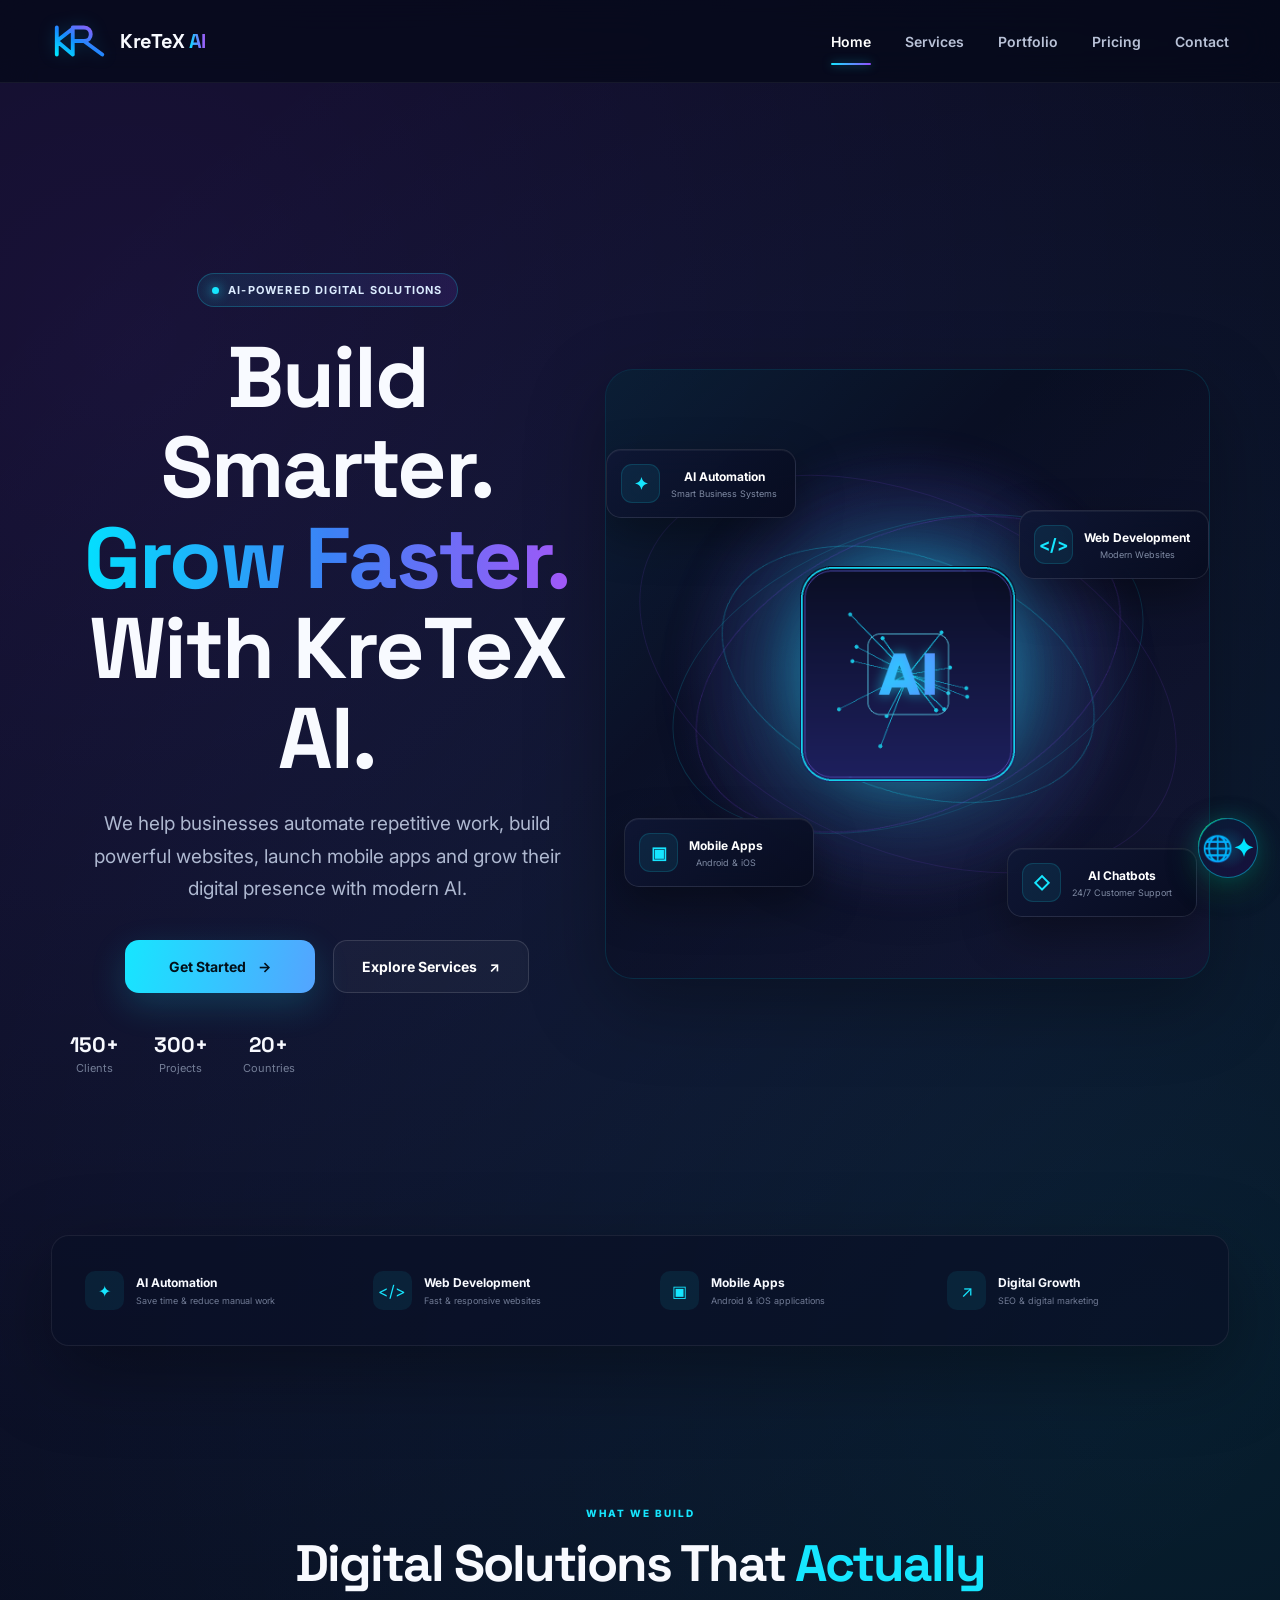
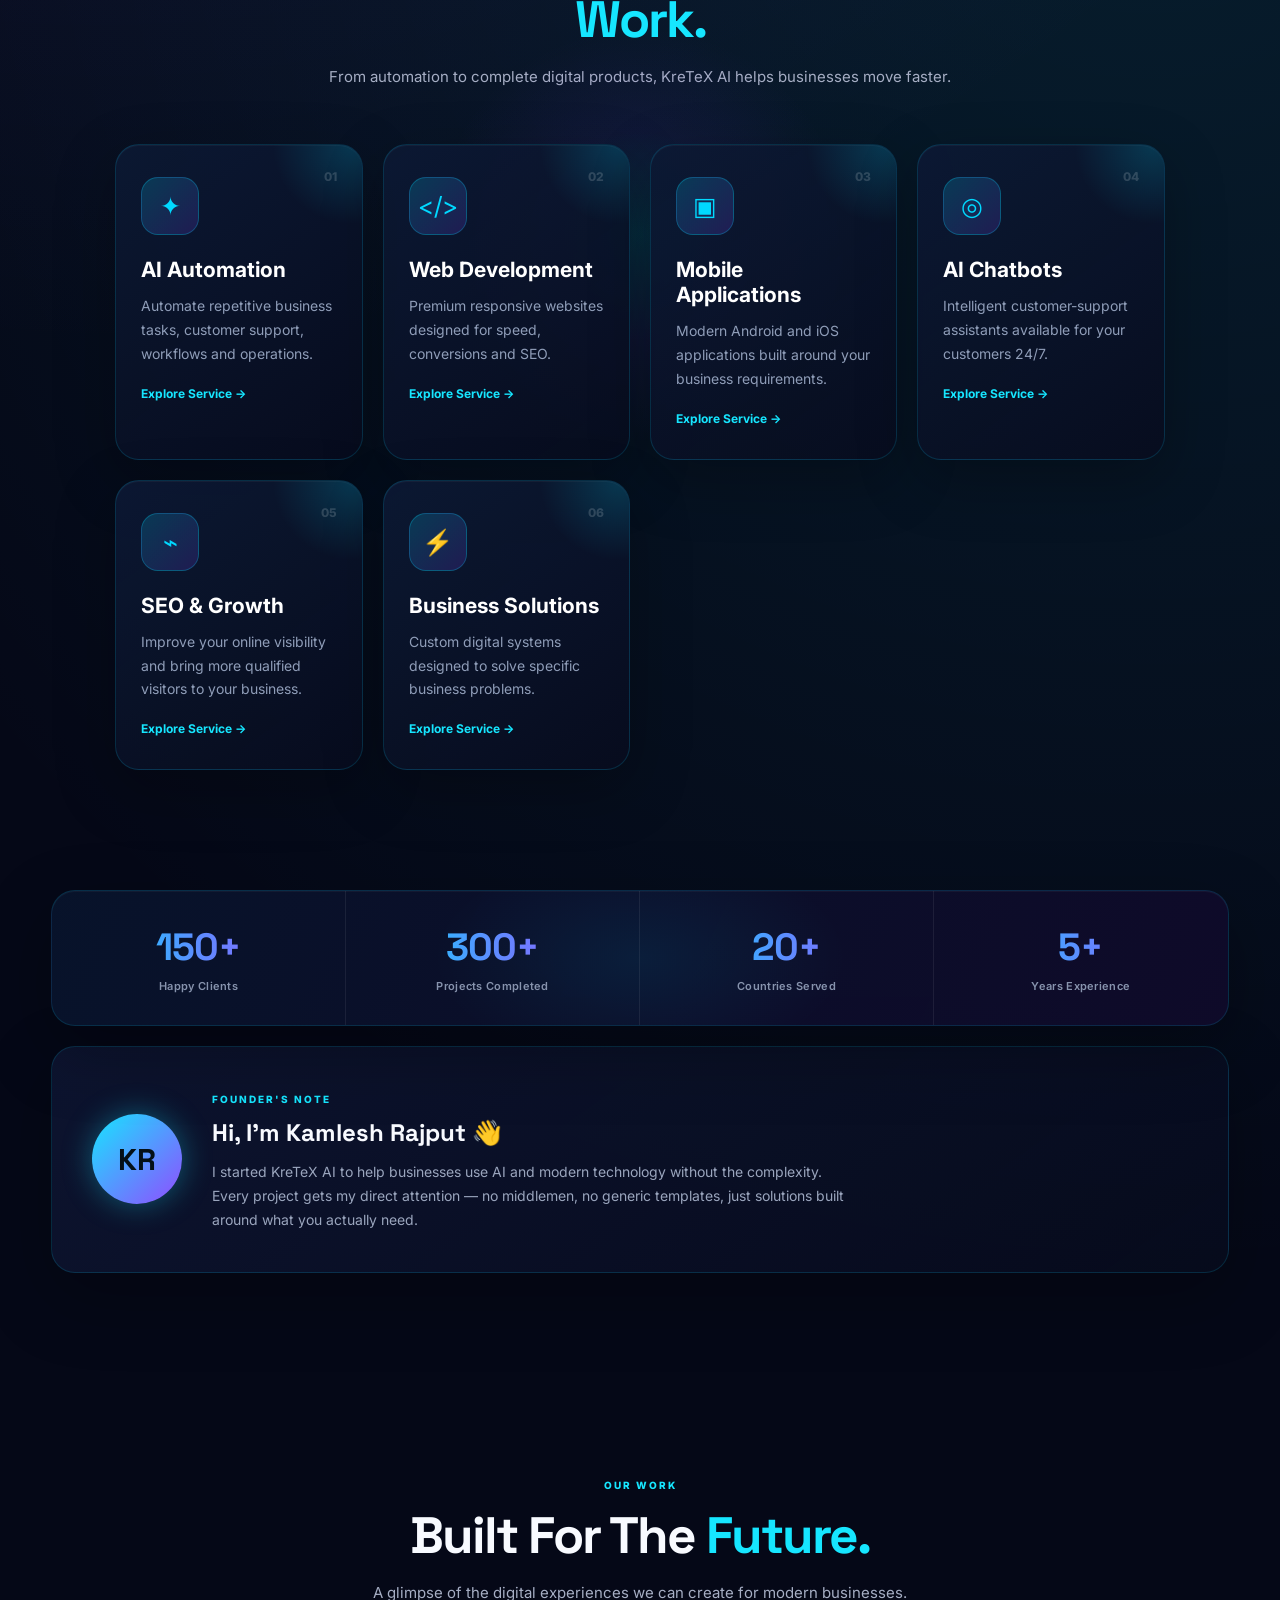
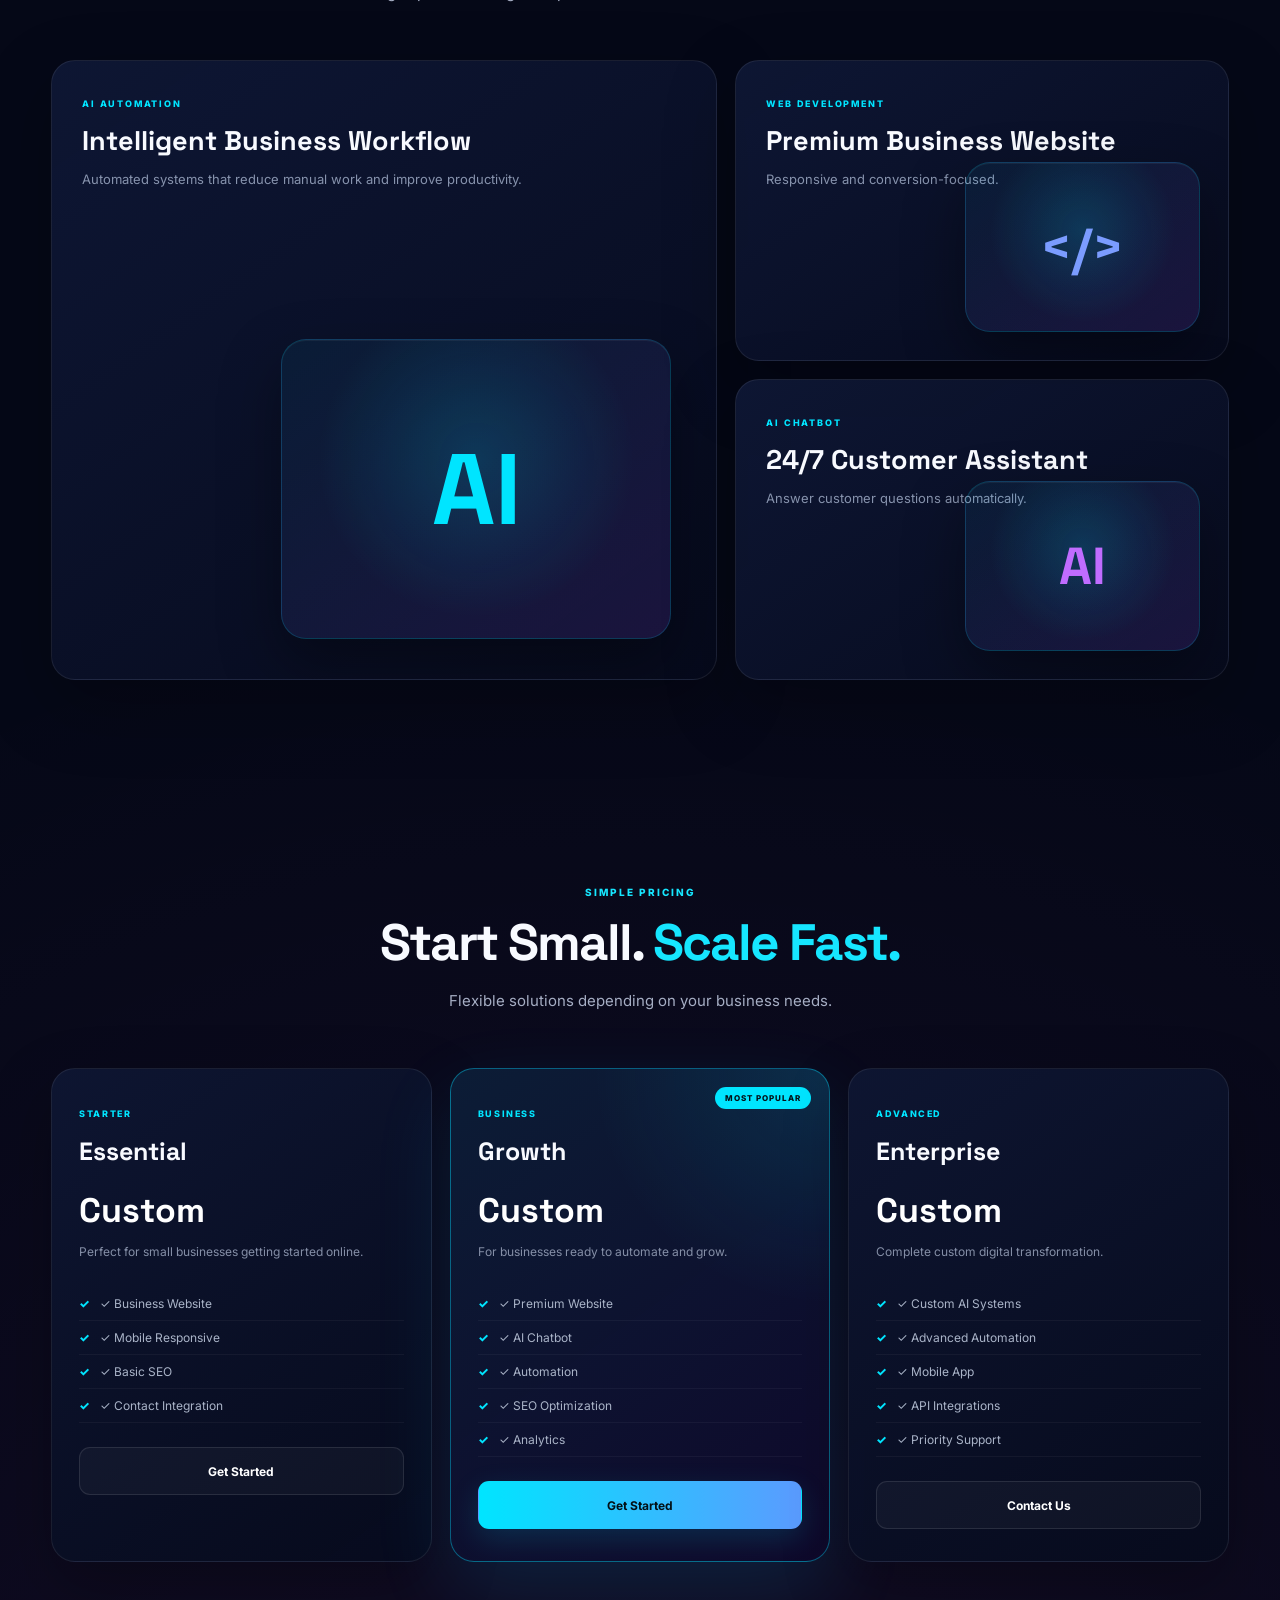
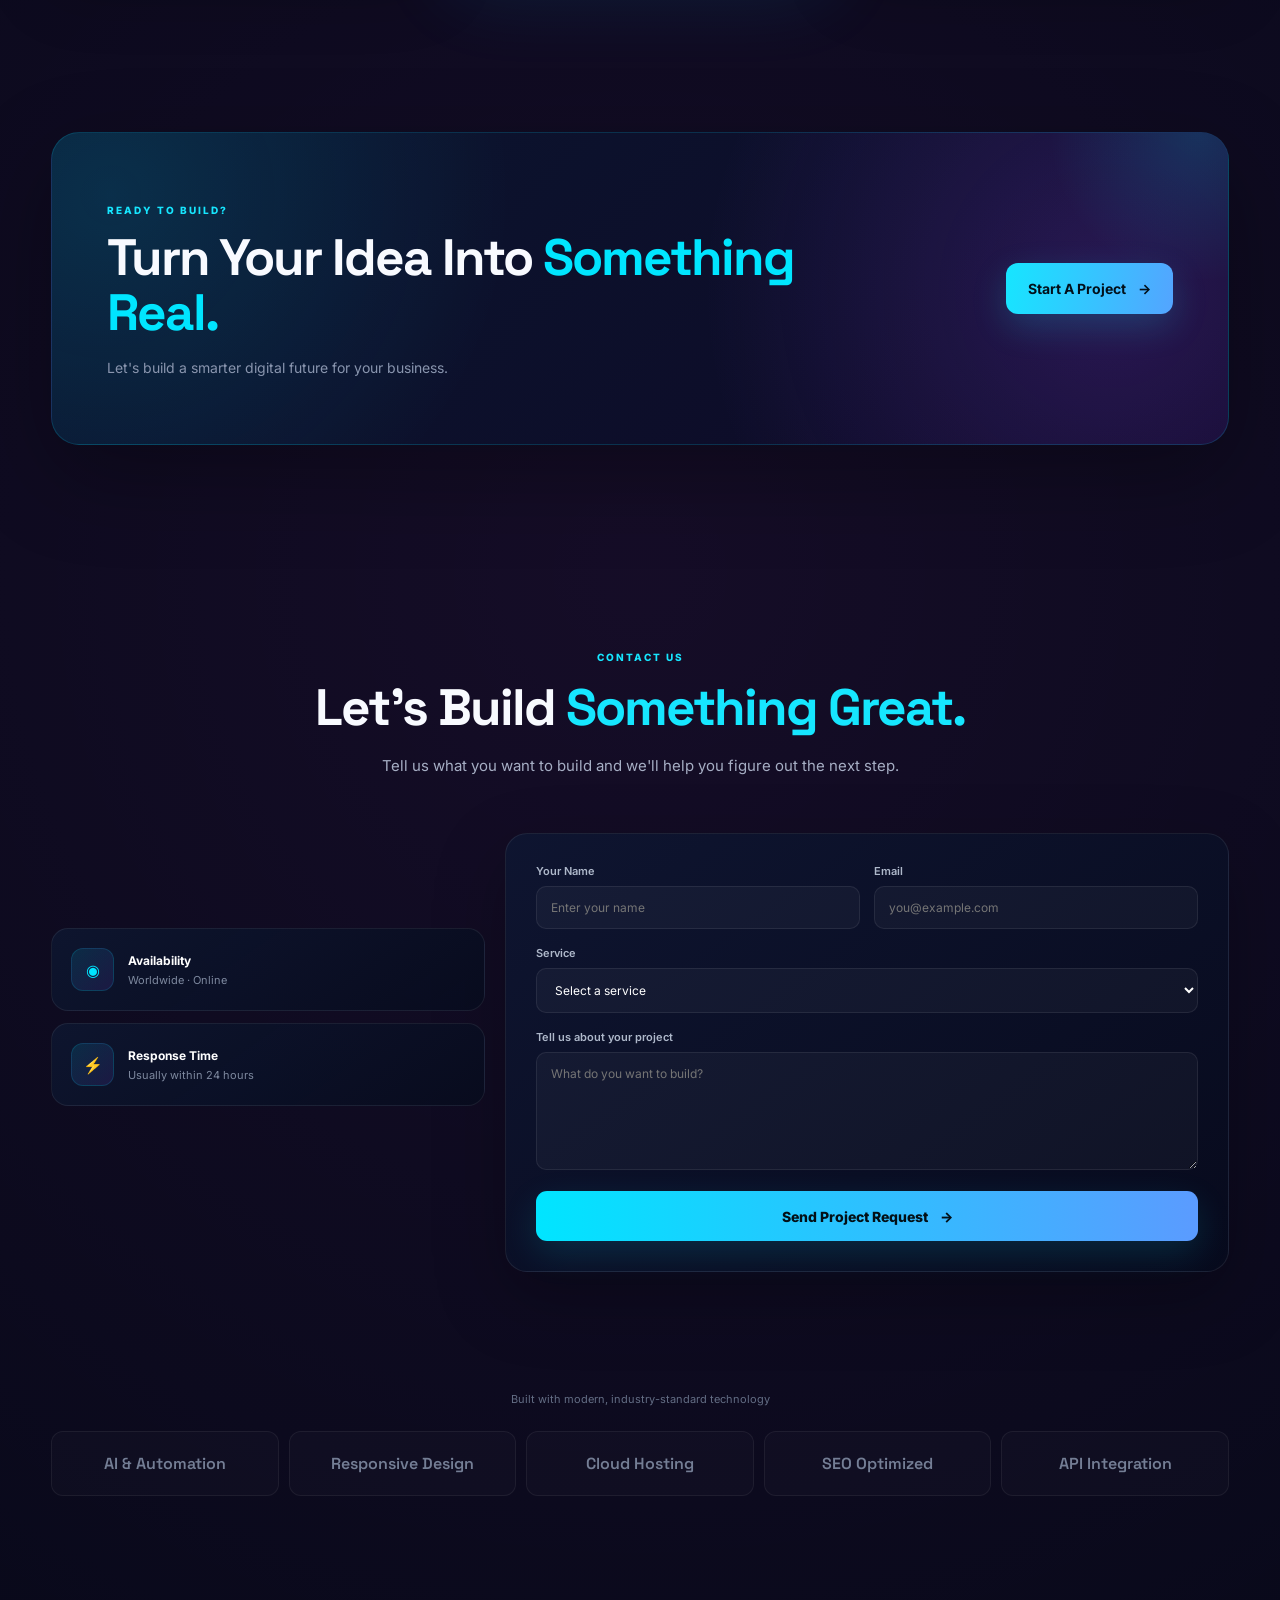
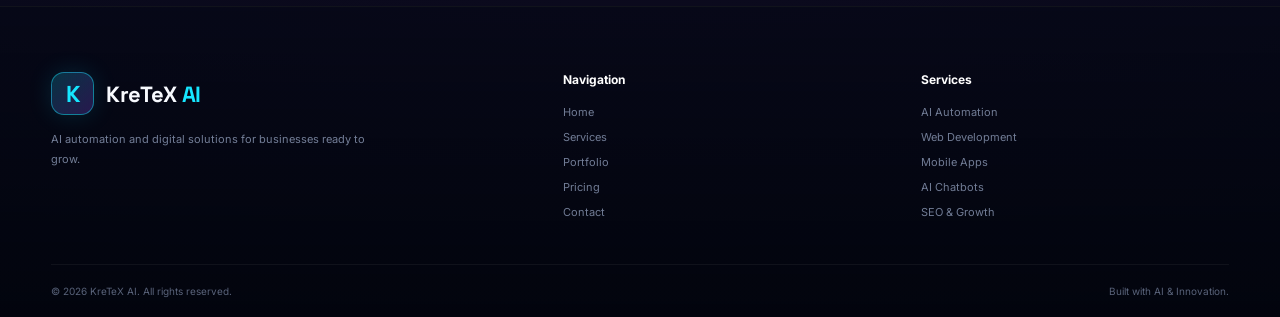
<file: index.html>
<!DOCTYPE html>
<html lang="en">
<head>
  <meta charset="UTF-8">
  <meta name="viewport" content="width=device-width, initial-scale=1.0">
  <title>KreTeX AI | AI Automation, Websites, Apps & Digital Solutions</title>
  <meta name="google-site-verification" content="tc4HfE6--RpiuizTRP5PCzgrjf-YftkLX8XZig_AbXY" />
  <meta name="description" content="KreTeX AI provides AI automation, website development, mobile apps, AI chatbots, SEO and digital solutions for businesses worldwide. Founded by Kamlesh Rajput.">
  <meta name="robots" content="index, follow">
  <script type="application/ld+json">
{
  "@context": "https://schema.org",
  "@type": "Organization",
  "name": "KreTeX AI",
  "url": "https://rajputkamlesh4747-lgtm.github.io/KreTeX-ai/",
  "description": "KreTeX AI provides AI automation, website development, mobile app development, AI chatbots and digital solutions for businesses.",
  "founder": {
    "@type": "Person",
    "name": "Kamlesh Rajput"
  }
}
  </script>
  <link rel="canonical" href="https://rajputkamlesh4747-lgtm.github.io/KreTeX-ai/">
  <link rel="stylesheet" href="style.css">
</head>
<body>

<header class="site-header">
  <div class="nav-container">
     <div class="brand-logo-text">
<svg class="kr-logo" viewBox="0 0 120 80" aria-label="KR">
  <defs>
    <linearGradient id="krFinalGradient"
      x1="0%" y1="100%" x2="100%" y2="0%">
      <stop offset="0%" stop-color="#00e5ff"/>
      <stop offset="45%" stop-color="#168cff"/>
      <stop offset="100%" stop-color="#a855f7"/>
    </linearGradient>
  </defs>

  <!-- ONE JOINED KR MONOGRAM -->
  <path
    d="
      M12 68
      V12
      M12 40
      L48 12
      M12 40
      L45 68

      M45 68
      V12
      H68
      C87 12 87 40 68 40
      H45

      M68 40
      L106 68
    "
    fill="none"
    stroke="url(#krFinalGradient)"
    stroke-width="8"
    stroke-linecap="round"
    stroke-linejoin="round"
  />
</svg>
         <span class="brand-name">KreTeX <b>AI</b></span>
     </div>
    <nav class="desktop-nav">
      <a href="#home" class="active">Home</a>
      <a href="#services">Services</a>
      <a href="#portfolio">Portfolio</a>
      <a href="#pricing">Pricing</a>
      <a href="#contact">Contact</a>
    </nav>
    <button class="mobile-menu-btn" id="mobileMenuBtn" aria-label="Open menu">
      <span></span><span></span><span></span>
    </button>
  </div>
  <div class="mobile-nav" id="mobileNav">
    <a href="#home">Home</a>
    <a href="#services">Services</a>
    <a href="#portfolio">Portfolio</a>
    <a href="#pricing">Pricing</a>
    <a href="#contact">Contact</a>
  </div>
</header>

<main>

<section class="hero" id="home">
  <div class="hero-container">
    <div class="hero-content">
      <div class="hero-badge">
        <span class="badge-dot"></span>
        AI-POWERED DIGITAL SOLUTIONS
      </div>
      <h1>
        Build Smarter.
        <span>Grow Faster.</span>
        With KreTeX AI.
      </h1>
      <p class="hero-description">
        We help businesses automate repetitive work,
        build powerful websites, launch mobile apps
        and grow their digital presence with modern AI.
      </p>
      <div class="hero-buttons">
        <a href="#contact" class="btn btn-primary">Get Started<span>→</span></a>
        <a href="#services" class="btn btn-secondary">Explore Services<span>↗</span></a>
      </div>
      <div class="hero-trust">
        <div><strong>150+</strong><small>Clients</small></div>
        <div><strong>300+</strong><small>Projects</small></div>
        <div><strong>20+</strong><small>Countries</small></div>
      </div>
    </div>

    <div class="hero-visual">
      <div class="hero-glow"></div>
      <div class="hero-orbit orbit-one"></div>
      <div class="hero-orbit orbit-two"></div>
      <div class="hero-image-card">
        <img src="ai-hero (2).png" alt="KreTeX AI Automation Solutions">
      </div>
      <div class="floating-card card-one">
        <span class="floating-icon">✦</span>
        <div><strong>AI Automation</strong><small>Smart Business Systems</small></div>
      </div>
      <div class="floating-card card-two">
        <span class="floating-icon">&lt;/&gt;</span>
        <div><strong>Web Development</strong><small>Modern Websites</small></div>
      </div>
      <div class="floating-card card-three">
        <span class="floating-icon">▣</span>
        <div><strong>Mobile Apps</strong><small>Android & iOS</small></div>
      </div>
      <div class="floating-card card-four">
        <span class="floating-icon">◇</span>
        <div><strong>AI Chatbots</strong><small>24/7 Customer Support</small></div>
      </div>
    </div>
  </div>
</section>

<section class="service-strip">
  <div class="service-strip-container">
    <div class="mini-service">
      <span>✦</span>
      <div><strong>AI Automation</strong><small>Save time & reduce manual work</small></div>
    </div>
    <div class="mini-service">
      <span>&lt;/&gt;</span>
      <div><strong>Web Development</strong><small>Fast & responsive websites</small></div>
    </div>
    <div class="mini-service">
      <span>▣</span>
      <div><strong>Mobile Apps</strong><small>Android & iOS applications</small></div>
    </div>
    <div class="mini-service">
      <span>↗</span>
      <div><strong>Digital Growth</strong><small>SEO & digital marketing</small></div>
    </div>
  </div>
</section>

<section class="section" id="services">
  <div class="section-heading">
    <span class="section-label">WHAT WE BUILD</span>
    <h2>Digital Solutions That <span>Actually Work.</span></h2>
    <p>From automation to complete digital products, KreTeX AI helps businesses move faster.</p>
  </div>

  <div class="services-grid">
    <article class="service-card">
      <div class="service-number">01</div>
      <div class="service-icon">✦</div>
      <h3>AI Automation</h3>
      <p>Automate repetitive business tasks, customer support, workflows and operations.</p>
      <a href="ai-automation.html">Explore Service →</a>
    </article>
    <article class="service-card">
      <div class="service-number">02</div>
      <div class="service-icon">&lt;/&gt;</div>
      <h3>Web Development</h3>
      <p>Premium responsive websites designed for speed, conversions and SEO.</p>
      <a href="website-development.html">Explore Service →</a>
    </article>
    <article class="service-card">
      <div class="service-number">03</div>
      <div class="service-icon">▣</div>
      <h3>Mobile Applications</h3>
      <p>Modern Android and iOS applications built around your business requirements.</p>
      <a href="mobile-app-development.html">Explore Service →</a>
    </article>
    <article class="service-card">
      <div class="service-number">04</div>
      <div class="service-icon">◎</div>
      <h3>AI Chatbots</h3>
      <p>Intelligent customer-support assistants available for your customers 24/7.</p>
      <a href="ai-chatbot.html">Explore Service →</a>
    </article>
    <article class="service-card">
      <div class="service-number">05</div>
      <div class="service-icon">⌁</div>
      <h3>SEO & Growth</h3>
      <p>Improve your online visibility and bring more qualified visitors to your business.</p>
      <a href="digital-marketing.html">Explore Service →</a>
    </article>
    <article class="service-card">
      <div class="service-number">06</div>
      <div class="service-icon">⚡</div>
      <h3>Business Solutions</h3>
      <p>Custom digital systems designed to solve specific business problems.</p>
      <a href="#contact">Explore Service →</a>
    </article>
  </div>
</section>

<section class="stats-section">
  <div class="stats-container">
    <div class="stat"><strong>150+</strong><span>Happy Clients</span></div>
    <div class="stat"><strong>300+</strong><span>Projects Completed</span></div>
    <div class="stat"><strong>20+</strong><span>Countries Served</span></div>
    <div class="stat"><strong>5+</strong><span>Years Experience</span></div>
  </div>
</section>

<section class="section founder-section">
  <div class="founder-card">
    <div class="founder-avatar">KR</div>
    <div class="founder-content">
      <span class="section-label">FOUNDER'S NOTE</span>
      <h3>Hi, I'm Kamlesh Rajput 👋</h3>
      <p>
        I started KreTeX AI to help businesses use AI and modern
        technology without the complexity. Every project gets my
        direct attention — no middlemen, no generic templates,
        just solutions built around what you actually need.
      </p>
    </div>
  </div>
</section>

<section class="section portfolio-section" id="portfolio">
  <div class="section-heading">
    <span class="section-label">OUR WORK</span>
    <h2>Built For The <span>Future.</span></h2>
    <p>A glimpse of the digital experiences we can create for modern businesses.</p>
  </div>

  <div class="portfolio-grid">
    <article class="portfolio-card portfolio-large">
      <div class="portfolio-content">
        <span>AI AUTOMATION</span>
        <h3>Intelligent Business Workflow</h3>
        <p>Automated systems that reduce manual work and improve productivity.</p>
      </div>
      <div class="portfolio-visual visual-ai">AI</div>
    </article>
    <article class="portfolio-card">
      <div class="portfolio-content">
        <span>WEB DEVELOPMENT</span>
        <h3>Premium Business Website</h3>
        <p>Responsive and conversion-focused.</p>
      </div>
      <div class="portfolio-visual visual-web">&lt;/&gt;</div>
    </article>
    <article class="portfolio-card">
      <div class="portfolio-content">
        <span>AI CHATBOT</span>
        <h3>24/7 Customer Assistant</h3>
        <p>Answer customer questions automatically.</p>
      </div>
      <div class="portfolio-visual visual-chat">AI</div>
    </article>
  </div>
</section>

<section class="section pricing-section" id="pricing">
  <div class="section-heading">
    <span class="section-label">SIMPLE PRICING</span>
    <h2>Start Small. <span>Scale Fast.</span></h2>
    <p>Flexible solutions depending on your business needs.</p>
  </div>

  <div class="pricing-grid">
    <article class="price-card">
      <span class="price-label">STARTER</span>
      <h3>Essential</h3>
      <div class="price">Custom</div>
      <p>Perfect for small businesses getting started online.</p>
      <ul>
        <li>✓ Business Website</li>
        <li>✓ Mobile Responsive</li>
        <li>✓ Basic SEO</li>
        <li>✓ Contact Integration</li>
      </ul>
      <a href="#contact" class="price-btn">Get Started</a>
    </article>

    <article class="price-card featured">
      <div class="popular">MOST POPULAR</div>
      <span class="price-label">BUSINESS</span>
      <h3>Growth</h3>
      <div class="price">Custom</div>
      <p>For businesses ready to automate and grow.</p>
      <ul>
        <li>✓ Premium Website</li>
        <li>✓ AI Chatbot</li>
        <li>✓ Automation</li>
        <li>✓ SEO Optimization</li>
        <li>✓ Analytics</li>
      </ul>
      <a href="#contact" class="price-btn">Get Started</a>
    </article>

    <article class="price-card">
      <span class="price-label">ADVANCED</span>
      <h3>Enterprise</h3>
      <div class="price">Custom</div>
      <p>Complete custom digital transformation.</p>
      <ul>
        <li>✓ Custom AI Systems</li>
        <li>✓ Advanced Automation</li>
        <li>✓ Mobile App</li>
        <li>✓ API Integrations</li>
        <li>✓ Priority Support</li>
      </ul>
      <a href="#contact" class="price-btn">Contact Us</a>
    </article>
  </div>
</section>

<section class="cta-section">
  <div class="cta-container">
    <div>
      <span class="section-label">READY TO BUILD?</span>
      <h2>Turn Your Idea Into <span>Something Real.</span></h2>
      <p>Let's build a smarter digital future for your business.</p>
    </div>
    <a href="#contact" class="btn btn-primary">Start A Project<span>→</span></a>
  </div>
</section>

<section class="section contact-section" id="contact">
  <div class="section-heading">
    <span class="section-label">CONTACT US</span>
    <h2>Let's Build <span>Something Great.</span></h2>
    <p>Tell us what you want to build and we'll help you figure out the next step.</p>
  </div>

  <div class="contact-grid">
    <div class="contact-info">
      <div class="contact-item">
        <span>✉</span>
        <div><strong>Email</strong><a href="mailto:hello@kretexai.com">hello@kretexai.com</a></div>
      </div>
      <div class="contact-item">
        <span>◉</span>
        <div><strong>Availability</strong><p>Worldwide · Online</p></div>
      </div>
      <div class="contact-item">
        <span>⚡</span>
        <div><strong>Response Time</strong><p>Usually within 24 hours</p></div>
      </div>
    </div>

    <form class="contact-form" id="contactForm">
      <div class="form-row">
        <div class="form-group">
          <label for="name">Your Name</label>
          <input type="text" id="name" name="name" placeholder="Enter your name" required>
        </div>
        <div class="form-group">
          <label for="email">Email</label>
          <input type="email" id="email" name="email" placeholder="you@example.com" required>
        </div>
      </div>

      <div class="form-group">
        <label for="service">Service</label>
        <select id="service" name="service">
          <option value="">Select a service</option>
          <option>AI Automation</option>
          <option>Web Development</option>
          <option>Mobile App</option>
          <option>AI Chatbot</option>
          <option>SEO & Digital Growth</option>
          <option>Custom Solution</option>
        </select>
      </div>

      <div class="form-group">
        <label for="message">Tell us about your project</label>
        <textarea id="message" name="message" rows="6" placeholder="What do you want to build?" required></textarea>
      </div>

      <button type="submit" class="btn btn-primary form-submit">Send Project Request<span>→</span></button>
    </form>
  </div>
</section>

<section class="trusted-section">
  <p>
    Built with modern, industry-standard technology
  </p>
  <div class="trusted-grid">
    <span>AI & Automation</span>
    <span>Responsive Design</span>
    <span>Cloud Hosting</span>
    <span>SEO Optimized</span>
    <span>API Integration</span>
  </div>
</section>

</main>

<footer class="footer">
  <div class="footer-container">
    <div class="footer-brand">
      <a href="#home" class="brand">
        <span class="brand-logo">K</span>
        <span class="brand-name">KreTeX <strong>AI</strong></span>
      </a>
      <p>AI automation and digital solutions for businesses ready to grow.</p>
    </div>

    <div class="footer-links">
      <strong>Navigation</strong>
      <a href="#home">Home</a>
      <a href="#services">Services</a>
      <a href="#portfolio">Portfolio</a>
      <a href="#pricing">Pricing</a>
      <a href="#contact">Contact</a>
    </div>

    <div class="footer-links">
      <strong>Services</strong>
      <a href="ai-automation.html">AI Automation</a>
      <a href="website-development.html">Web Development</a>
      <a href="mobile-app-development.html">Mobile Apps</a>
      <a href="ai-chatbot.html">AI Chatbots</a>
      <a href="digital-marketing.html">SEO & Growth</a>
    </div>
  </div>

  <div class="footer-bottom">
    <p>© 2026 KreTeX AI. All rights reserved.</p>
    <p>Built with AI & Innovation.</p>
  </div>
</footer>

<a href="https://wa.me/917030245638" class="whatsapp-btn" target="_blank" rel="noopener" aria-label="Chat on WhatsApp">
  <span>◉</span>
</a>

<script src="script.js"></script>

<!-- KRETEX AI CHAT BUTTON -->
<button id="kretexChatButton" class="kretex-chat-button" type="button" aria-label="Open KreTeX AI Chat">
    <span class="chat-glow"></span>
    <span class="chat-icon">🌐✦</span>
</button>

<!-- KreTeX AI Chat Panel -->
<div id="kretexChatPanel" class="kretex-chat-panel">
  <div class="kretex-chat-header">
    <div>
      <strong>KreTeX AI</strong>
      <span>AI Assistant</span>
    </div>
    <button id="closeKretexChat" type="button">×</button>
  </div>

  <iframe
    src="https://kretex-ai-assistant.ai.studio"
    title="KreTeX AI Assistant">
  </iframe>
</div>

<script>
const chatButton = document.getElementById("kretexChatButton");
const chatPanel = document.getElementById("kretexChatPanel");
const closeChat = document.getElementById("closeKretexChat");

if (chatButton && chatPanel) {
    chatButton.addEventListener("click", function () {
        chatPanel.classList.add("active");
    });
}

if (closeChat && chatPanel) {
    closeChat.addEventListener("click", function () {
        chatPanel.classList.remove("active");
    });
}
</script>
 
</body>
</html>
</file>
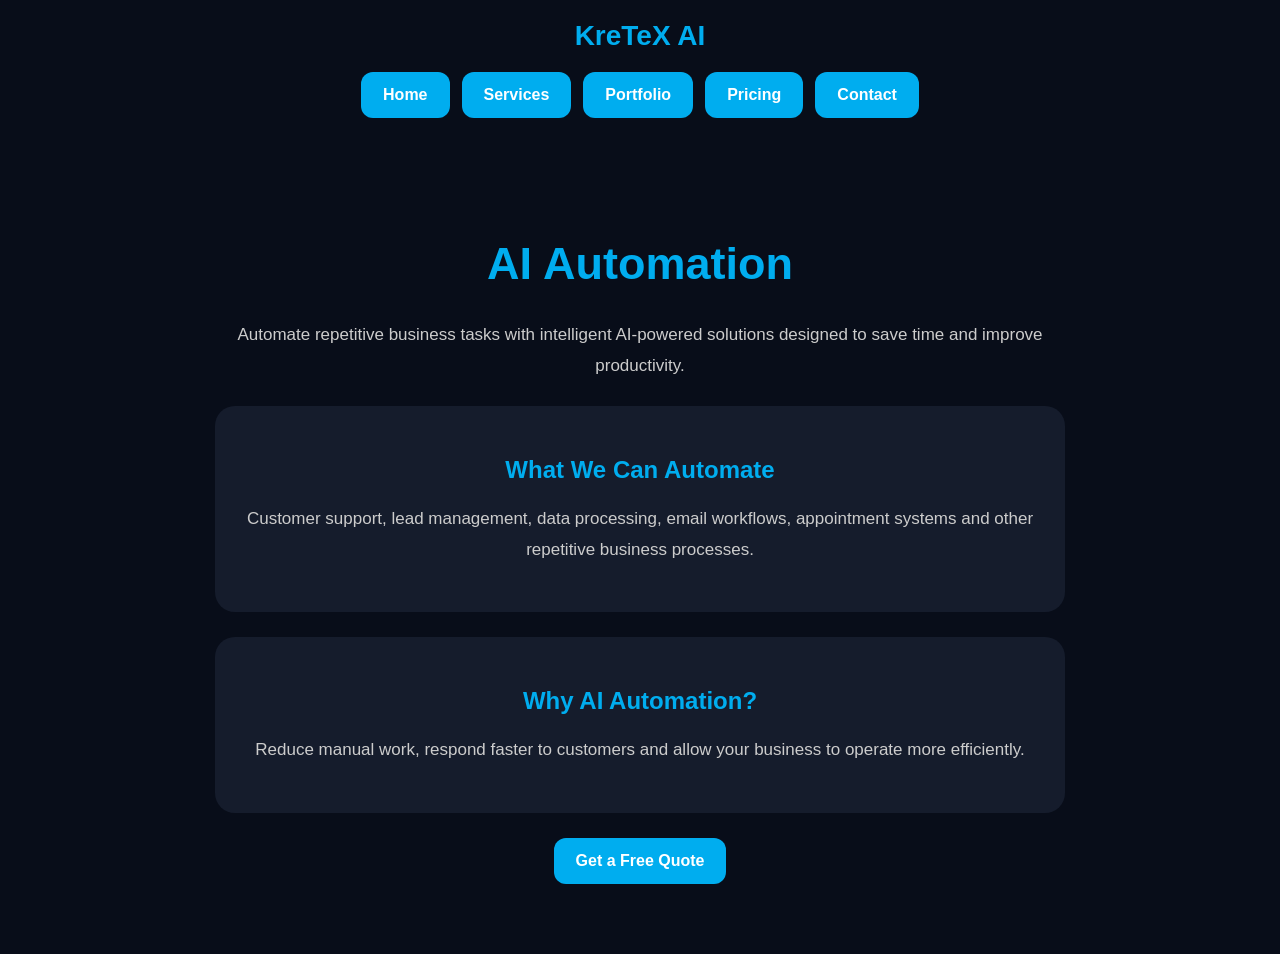
<file: ai-automation.html>
<!DOCTYPE html>
<html lang="en">
<head>
    <meta charset="UTF-8">
    <meta name="viewport" content="width=device-width, initial-scale=1.0">
    <title>AI Automation - KreTeX AI</title>
   
    <meta name="description" content="KreTeX AI provides AI automation solutions that help businesses automate repetitive tasks, improve productivity and scale operations.">

    <meta name="keywords" content="AI automation, business automation, AI solutions, workflow automation, KreTeX AI">

    <meta name="robots" content="index, follow">

    <link rel="canonical" href="https://rajputkamlesh4747-lgtm.github.io/KreTeX-ai/ai-automation.html">

    <meta property="og:title" content="AI Automation - KreTeX AI">
    <meta property="og:description" content="AI automation solutions to automate business workflows, save time and improve productivity.">
    <meta property="og:type" content="website">
    <meta property="og:url" content="https://rajputkamlesh4747-lgtm.github.io/KreTeX-ai/ai-automation.html">
    <meta property="og:site_name" content="KreTeX AI">

    <meta name="twitter:card" content="summary">
    <meta name="twitter:title" content="AI Automation - KreTeX AI">
    <meta name="twitter:description" content="AI automation solutions for modern businesses.">

    <style>
        body {
            margin: 0;
            font-family: Arial, sans-serif;
            background: #080d19;
            color: white;
            text-align: center;
        }

        nav {
            padding: 20px;
        }

        .logo {
            font-size: 28px;
            font-weight: bold;
            color: #00adef;
            margin-bottom: 20px;
        }

        .menu {
            display: flex;
            justify-content: center;
            flex-wrap: wrap;
            gap: 12px;
        }

        .menu a,
        .btn {
            background: #00adef;
            color: white;
            text-decoration: none;
            padding: 14px 22px;
            border-radius: 12px;
            font-weight: bold;
            display: inline-block;
        }

        main {
            max-width: 850px;
            margin: auto;
            padding: 70px 20px;
        }

        h1 {
            color: #00adef;
            font-size: 45px;
        }

        h2 {
            color: #00adef;
        }

        p {
            color: #ccc;
            line-height: 1.8;
            font-size: 17px;
        }

        .box {
            background: #151c2c;
            padding: 30px;
            margin: 25px 0;
            border-radius: 20px;
        }
    </style>
</head>

<body>

<nav>
    <div class="logo">KreTeX AI</div>

    <div class="menu">
        <a href="index.html">Home</a>
        <a href="services.html">Services</a>
        <a href="portfolio.html">Portfolio</a>
        <a href="pricing.html">Pricing</a>
        <a href="contact.html">Contact</a>
    </div>
</nav>

<main>

    <h1>AI Automation</h1>

    <p>
        Automate repetitive business tasks with intelligent AI-powered
        solutions designed to save time and improve productivity.
    </p>

    <div class="box">
        <h2>What We Can Automate</h2>
        <p>
            Customer support, lead management, data processing,
            email workflows, appointment systems and other repetitive
            business processes.
        </p>
    </div>

    <div class="box">
        <h2>Why AI Automation?</h2>
        <p>
            Reduce manual work, respond faster to customers and allow
            your business to operate more efficiently.
        </p>
    </div>

    <a class="btn" href="contact.html">Get a Free Quote</a>

</main>

</body>
  </html>
</file>
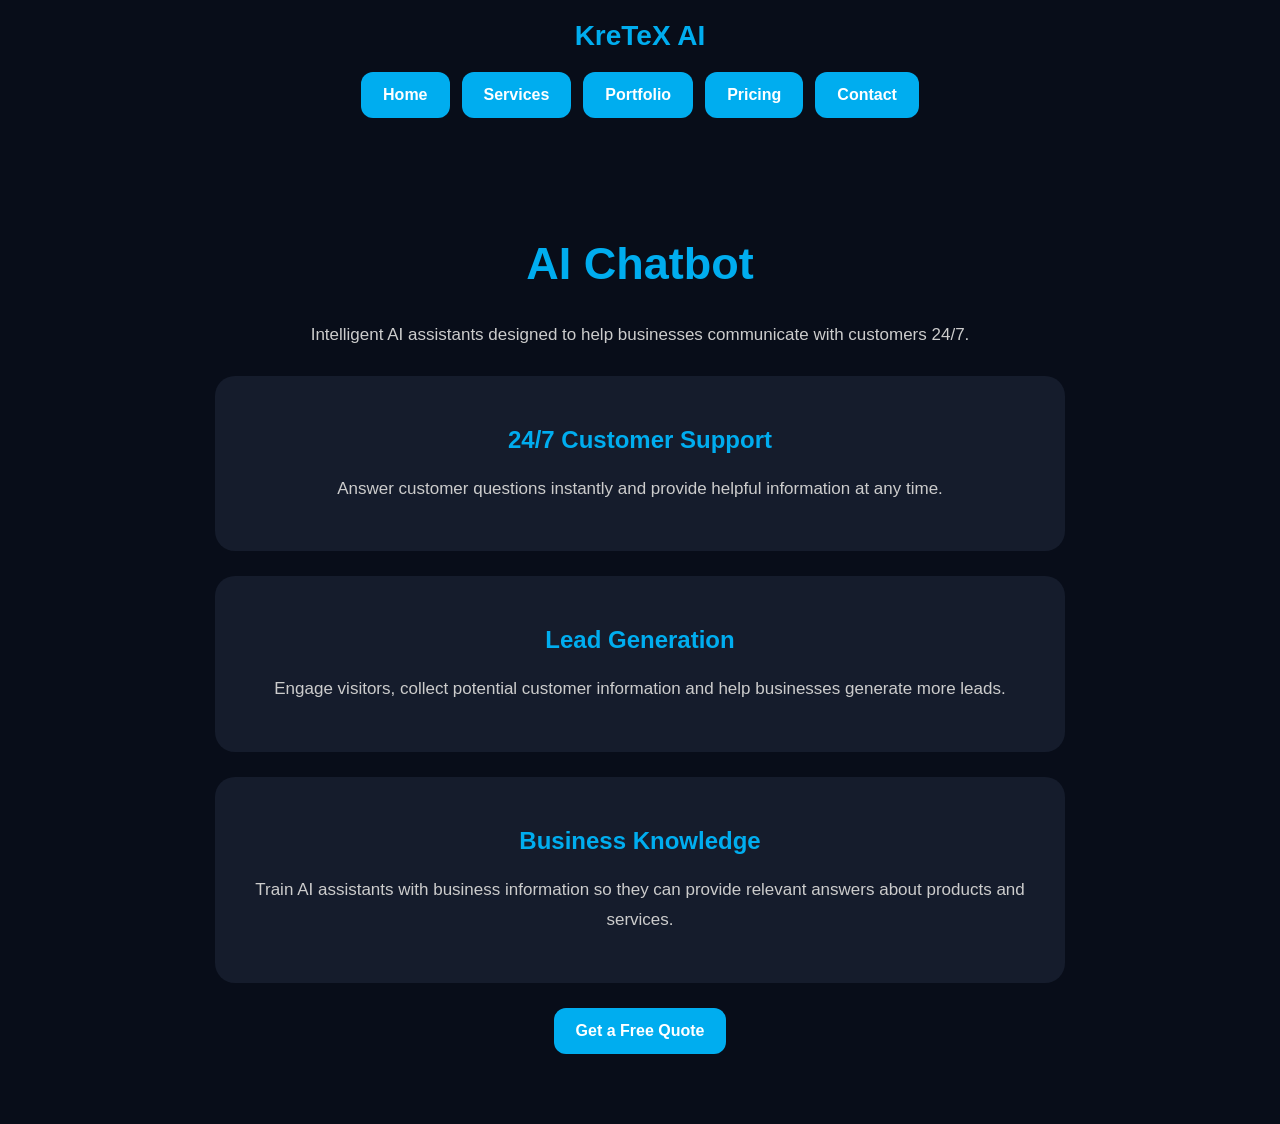
<file: ai-chatbot.html>
<!DOCTYPE html>
<html lang="en">
<head>
    <meta charset="UTF-8">
    <meta name="viewport" content="width=device-width, initial-scale=1.0">

    <title>AI Chatbot - KreTeX AI</title>
  
    <meta name="description" content="KreTeX AI provides intelligent AI chatbot solutions that help businesses automate customer support, answer questions and engage customers 24/7.">

    <meta name="keywords" content="AI chatbot, business chatbot, customer support chatbot, AI customer service, KreTeX AI">

    <meta name="robots" content="index, follow">

    <link rel="canonical" href="https://rajputkamlesh4747-lgtm.github.io/KreTeX-ai/ai-chatbot.html">

    <meta property="og:title" content="AI Chatbot - KreTeX AI">
    <meta property="og:description" content="Intelligent AI chatbot solutions for automated customer support and 24/7 customer engagement.">
    <meta property="og:type" content="website">
    <meta property="og:url" content="https://rajputkamlesh4747-lgtm.github.io/KreTeX-ai/ai-chatbot.html">
    <meta property="og:site_name" content="KreTeX AI">

    <meta name="twitter:card" content="summary">
    <meta name="twitter:title" content="AI Chatbot - KreTeX AI">
    <meta name="twitter:description" content="AI chatbot solutions for modern businesses.">
   
    <style>
        body {
            margin: 0;
            font-family: Arial, sans-serif;
            background: #080d19;
            color: white;
            text-align: center;
        }

        nav {
            padding: 20px;
        }

        .logo {
            font-size: 28px;
            font-weight: bold;
            color: #00adef;
            margin-bottom: 20px;
        }

        .menu {
            display: flex;
            justify-content: center;
            flex-wrap: wrap;
            gap: 12px;
        }

        .menu a,
        .btn {
            background: #00adef;
            color: white;
            text-decoration: none;
            padding: 14px 22px;
            border-radius: 12px;
            font-weight: bold;
            display: inline-block;
        }

        main {
            max-width: 850px;
            margin: auto;
            padding: 70px 20px;
        }

        h1 {
            color: #00adef;
            font-size: 45px;
        }

        h2 {
            color: #00adef;
        }

        p {
            color: #ccc;
            line-height: 1.8;
            font-size: 17px;
        }

        .box {
            background: #151c2c;
            padding: 30px;
            margin: 25px 0;
            border-radius: 20px;
        }
    </style>
</head>

<body>

<nav>
    <div class="logo">KreTeX AI</div>

    <div class="menu">
        <a href="index.html">Home</a>
        <a href="services.html">Services</a>
        <a href="portfolio.html">Portfolio</a>
        <a href="pricing.html">Pricing</a>
        <a href="contact.html">Contact</a>
    </div>
</nav>

<main>

    <h1>AI Chatbot</h1>

    <p>
        Intelligent AI assistants designed to help businesses
        communicate with customers 24/7.
    </p>

    <div class="box">
        <h2>24/7 Customer Support</h2>
        <p>
            Answer customer questions instantly and provide
            helpful information at any time.
        </p>
    </div>

    <div class="box">
        <h2>Lead Generation</h2>
        <p>
            Engage visitors, collect potential customer information
            and help businesses generate more leads.
        </p>
    </div>

    <div class="box">
        <h2>Business Knowledge</h2>
        <p>
            Train AI assistants with business information so they
            can provide relevant answers about products and services.
        </p>
    </div>

    <a class="btn" href="contact.html">Get a Free Quote</a>

</main>

</body>
</html>
</file>
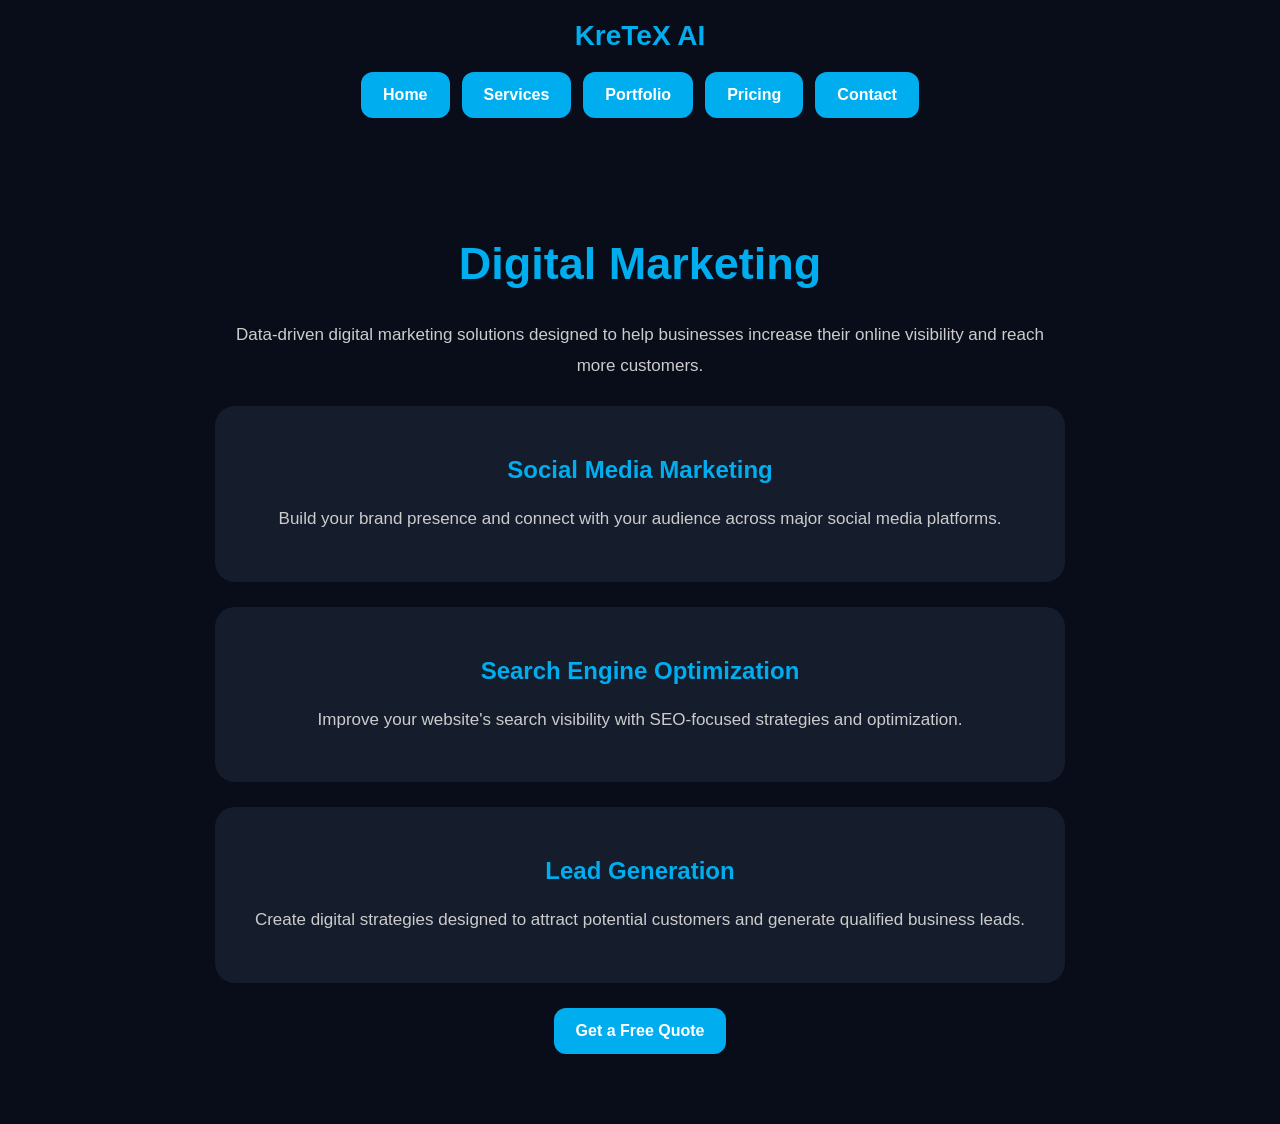
<file: digital-marketing.html>
<!DOCTYPE html>
<html lang="en">
<head>
    <meta charset="UTF-8">
    <meta name="viewport" content="width=device-width, initial-scale=1.0">
    <title>Digital Marketing - KreTeX AI</title>
   
    <meta name="description" content="KreTeX AI provides digital marketing solutions including SEO, social media marketing, online advertising and growth strategies for businesses.">

    <meta name="keywords" content="digital marketing, SEO, social media marketing, online advertising, business growth, KreTeX AI">

    <meta name="robots" content="index, follow">

    <link rel="canonical" href="https://rajputkamlesh4747-lgtm.github.io/KreTeX-ai/digital-marketing.html">

    <meta property="og:title" content="Digital Marketing - KreTeX AI">
    <meta property="og:description" content="Digital marketing, SEO and online growth solutions designed to help businesses reach more customers.">
    <meta property="og:type" content="website">
    <meta property="og:url" content="https://rajputkamlesh4747-lgtm.github.io/KreTeX-ai/digital-marketing.html">
    <meta property="og:site_name" content="KreTeX AI">

    <meta name="twitter:card" content="summary">
    <meta name="twitter:title" content="Digital Marketing - KreTeX AI">
    <meta name="twitter:description" content="Digital marketing and SEO solutions for modern businesses.">
   
    <style>
        body {
            margin: 0;
            font-family: Arial, sans-serif;
            background: #080d19;
            color: white;
            text-align: center;
        }

        nav {
            padding: 20px;
        }

        .logo {
            font-size: 28px;
            font-weight: bold;
            color: #00adef;
            margin-bottom: 20px;
        }

        .menu {
            display: flex;
            justify-content: center;
            flex-wrap: wrap;
            gap: 12px;
        }

        .menu a,
        .btn {
            background: #00adef;
            color: white;
            text-decoration: none;
            padding: 14px 22px;
            border-radius: 12px;
            font-weight: bold;
            display: inline-block;
        }

        main {
            max-width: 850px;
            margin: auto;
            padding: 70px 20px;
        }

        h1 {
            color: #00adef;
            font-size: 45px;
        }

        h2 {
            color: #00adef;
        }

        p {
            color: #ccc;
            line-height: 1.8;
            font-size: 17px;
        }

        .box {
            background: #151c2c;
            padding: 30px;
            margin: 25px 0;
            border-radius: 20px;
        }
    </style>
</head>

<body>

<nav>
    <div class="logo">KreTeX AI</div>

    <div class="menu">
        <a href="index.html">Home</a>
        <a href="services.html">Services</a>
        <a href="portfolio.html">Portfolio</a>
        <a href="pricing.html">Pricing</a>
        <a href="contact.html">Contact</a>
    </div>
</nav>

<main>

    <h1>Digital Marketing</h1>

    <p>
        Data-driven digital marketing solutions designed to help
        businesses increase their online visibility and reach more customers.
    </p>

    <div class="box">
        <h2>Social Media Marketing</h2>
        <p>
            Build your brand presence and connect with your audience
            across major social media platforms.
        </p>
    </div>

    <div class="box">
        <h2>Search Engine Optimization</h2>
        <p>
            Improve your website's search visibility with
            SEO-focused strategies and optimization.
        </p>
    </div>

    <div class="box">
        <h2>Lead Generation</h2>
        <p>
            Create digital strategies designed to attract potential
            customers and generate qualified business leads.
        </p>
    </div>

    <a class="btn" href="contact.html">Get a Free Quote</a>

</main>

</body>
</html>
</file>
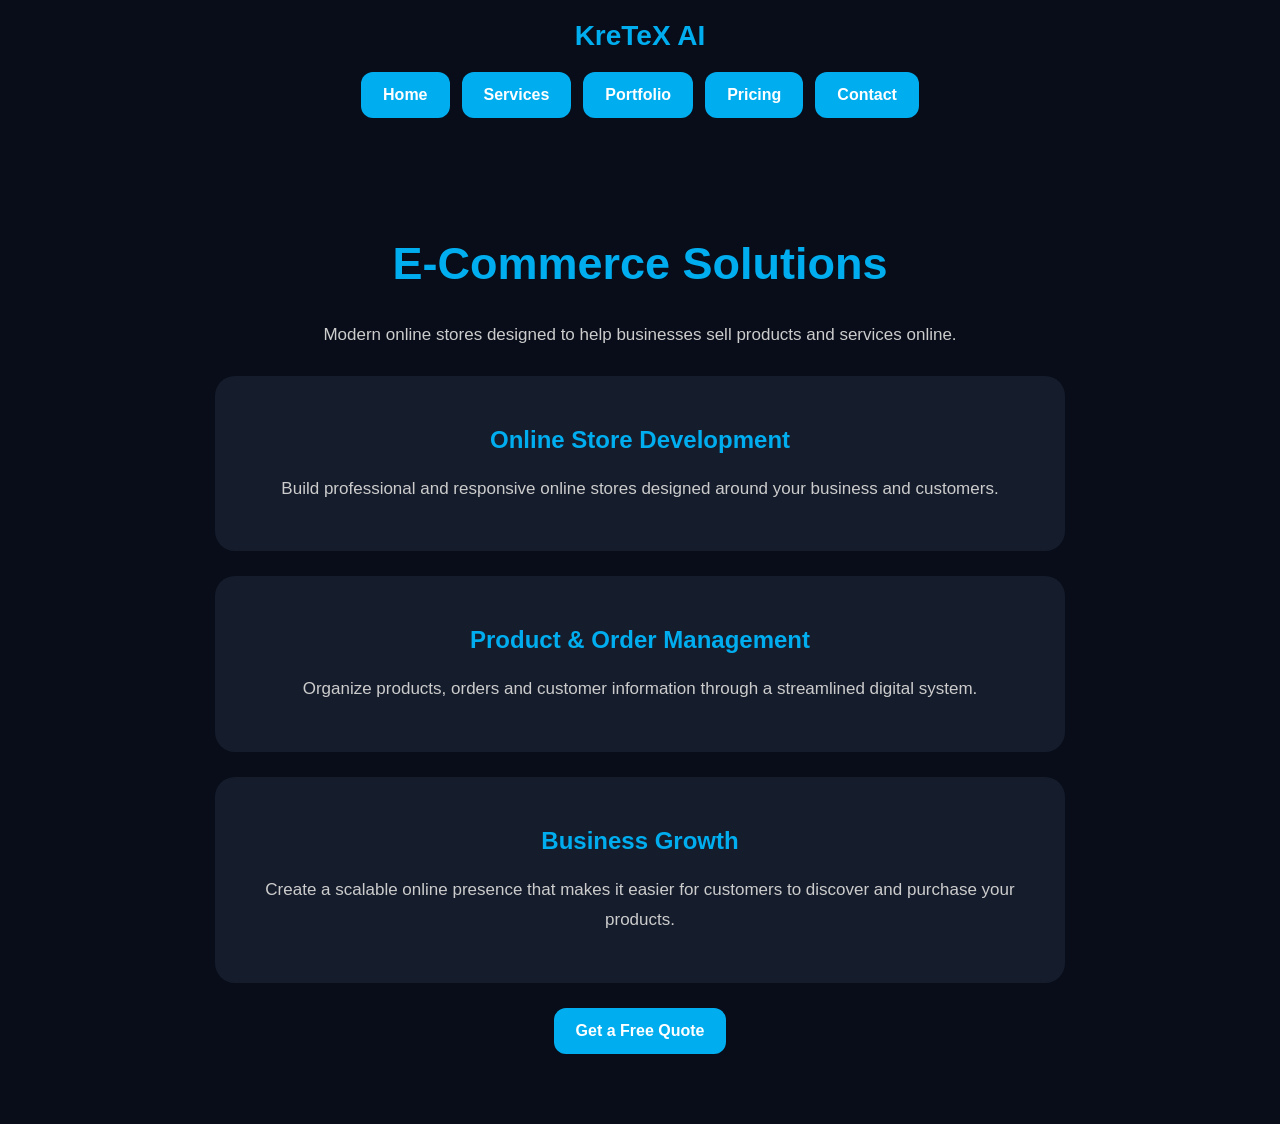
<file: ecommerce-solutions.html>
<!DOCTYPE html>
<html lang="en">
<head>
    <meta charset="UTF-8">
    <meta name="viewport" content="width=device-width, initial-scale=1.0">
    <title>E-Commerce Solutions - KreTeX AI</title>
    
    <meta name="description" content="KreTeX AI provides e-commerce solutions including online store development, e-commerce websites, payment integration and digital solutions for growing businesses.">

    <meta name="keywords" content="e-commerce solutions, e-commerce website, online store development, payment integration, e-commerce development, KreTeX AI">

    <meta name="robots" content="index, follow">

    <link rel="canonical" href="https://rajputkamlesh4747-lgtm.github.io/KreTeX-ai/ecommerce-solutions.html">

    <meta property="og:title" content="E-commerce Solutions - KreTeX AI">
    <meta property="og:description" content="Modern e-commerce solutions for online stores, payments and growing businesses.">
    <meta property="og:type" content="website">
    <meta property="og:url" content="https://rajputkamlesh4747-lgtm.github.io/KreTeX-ai/ecommerce-solutions.html">
    <meta property="og:site_name" content="KreTeX AI">

    <meta name="twitter:card" content="summary">
    <meta name="twitter:title" content="E-commerce Solutions - KreTeX AI">
    <meta name="twitter:description" content="E-commerce websites and digital solutions for modern businesses.">
   
    <style>
        body {
            margin: 0;
            font-family: Arial, sans-serif;
            background: #080d19;
            color: white;
            text-align: center;
        }

        nav {
            padding: 20px;
        }

        .logo {
            font-size: 28px;
            font-weight: bold;
            color: #00adef;
            margin-bottom: 20px;
        }

        .menu {
            display: flex;
            justify-content: center;
            flex-wrap: wrap;
            gap: 12px;
        }

        .menu a,
        .btn {
            background: #00adef;
            color: white;
            text-decoration: none;
            padding: 14px 22px;
            border-radius: 12px;
            font-weight: bold;
            display: inline-block;
        }

        main {
            max-width: 850px;
            margin: auto;
            padding: 70px 20px;
        }

        h1 {
            color: #00adef;
            font-size: 45px;
        }

        h2 {
            color: #00adef;
        }

        p {
            color: #ccc;
            line-height: 1.8;
            font-size: 17px;
        }

        .box {
            background: #151c2c;
            padding: 30px;
            margin: 25px 0;
            border-radius: 20px;
        }
    </style>
</head>

<body>

<nav>
    <div class="logo">KreTeX AI</div>

    <div class="menu">
        <a href="index.html">Home</a>
        <a href="services.html">Services</a>
        <a href="portfolio.html">Portfolio</a>
        <a href="pricing.html">Pricing</a>
        <a href="contact.html">Contact</a>
    </div>
</nav>

<main>

    <h1>E-Commerce Solutions</h1>

    <p>
        Modern online stores designed to help businesses sell
        products and services online.
    </p>

    <div class="box">
        <h2>Online Store Development</h2>
        <p>
            Build professional and responsive online stores
            designed around your business and customers.
        </p>
    </div>

    <div class="box">
        <h2>Product & Order Management</h2>
        <p>
            Organize products, orders and customer information
            through a streamlined digital system.
        </p>
    </div>

    <div class="box">
        <h2>Business Growth</h2>
        <p>
            Create a scalable online presence that makes it easier
            for customers to discover and purchase your products.
        </p>
    </div>

    <a class="btn" href="contact.html">Get a Free Quote</a>

</main>

</body>
</html>
</file>
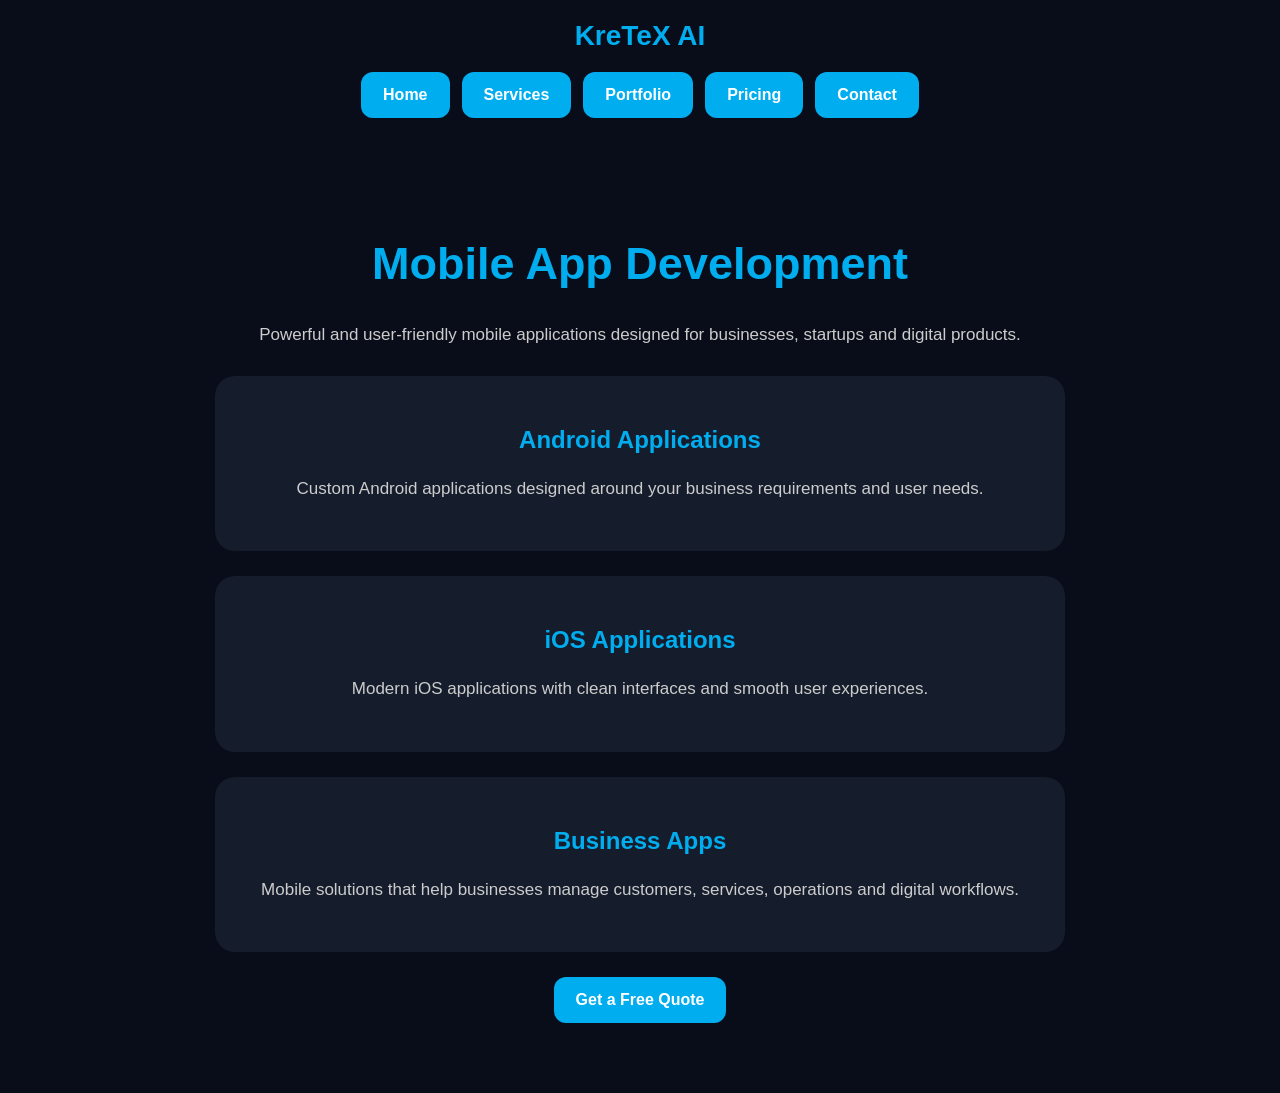
<file: mobile-app-development.html>
<!DOCTYPE html>
<html lang="en">
<head>
    <meta charset="UTF-8">
    <meta name="viewport" content="width=device-width, initial-scale=1.0">
    <title>Mobile App Development - KreTeX AI</title>
   
    <meta name="description" content="KreTeX AI provides professional mobile app development solutions for Android and iOS, with modern, responsive and user-friendly applications for businesses.">

    <meta name="keywords" content="mobile app development, Android app development, iOS app development, business apps, KreTeX AI">

    <meta name="robots" content="index, follow">

    <link rel="canonical" href="https://rajputkamlesh4747-lgtm.github.io/KreTeX-ai/mobile-app-development.html">

    <meta property="og:title" content="Mobile App Development - KreTeX AI">
    <meta property="og:description" content="Modern Android and iOS mobile app development solutions for businesses.">
    <meta property="og:type" content="website">
    <meta property="og:url" content="https://rajputkamlesh4747-lgtm.github.io/KreTeX-ai/mobile-app-development.html">
    <meta property="og:site_name" content="KreTeX AI">

    <meta name="twitter:card" content="summary">
    <meta name="twitter:title" content="Mobile App Development - KreTeX AI">
    <meta name="twitter:description" content="Modern Android and iOS app development solutions for businesses.">
  
    <style>
        body {
            margin: 0;
            font-family: Arial, sans-serif;
            background: #080d19;
            color: white;
            text-align: center;
        }

        nav {
            padding: 20px;
        }

        .logo {
            font-size: 28px;
            font-weight: bold;
            color: #00adef;
            margin-bottom: 20px;
        }

        .menu {
            display: flex;
            justify-content: center;
            flex-wrap: wrap;
            gap: 12px;
        }

        .menu a,
        .btn {
            background: #00adef;
            color: white;
            text-decoration: none;
            padding: 14px 22px;
            border-radius: 12px;
            font-weight: bold;
            display: inline-block;
        }

        main {
            max-width: 850px;
            margin: auto;
            padding: 70px 20px;
        }

        h1 {
            color: #00adef;
            font-size: 45px;
        }

        h2 {
            color: #00adef;
        }

        p {
            color: #ccc;
            line-height: 1.8;
            font-size: 17px;
        }

        .box {
            background: #151c2c;
            padding: 30px;
            margin: 25px 0;
            border-radius: 20px;
        }
    </style>
</head>

<body>

<nav>
    <div class="logo">KreTeX AI</div>

    <div class="menu">
        <a href="index.html">Home</a>
        <a href="services.html">Services</a>
        <a href="portfolio.html">Portfolio</a>
        <a href="pricing.html">Pricing</a>
        <a href="contact.html">Contact</a>
    </div>
</nav>

<main>

    <h1>Mobile App Development</h1>

    <p>
        Powerful and user-friendly mobile applications designed
        for businesses, startups and digital products.
    </p>

    <div class="box">
        <h2>Android Applications</h2>
        <p>
            Custom Android applications designed around your
            business requirements and user needs.
        </p>
    </div>

    <div class="box">
        <h2>iOS Applications</h2>
        <p>
            Modern iOS applications with clean interfaces and
            smooth user experiences.
        </p>
    </div>

    <div class="box">
        <h2>Business Apps</h2>
        <p>
            Mobile solutions that help businesses manage customers,
            services, operations and digital workflows.
        </p>
    </div>

    <a class="btn" href="contact.html">Get a Free Quote</a>

</main>

</body>
</html>
</file>
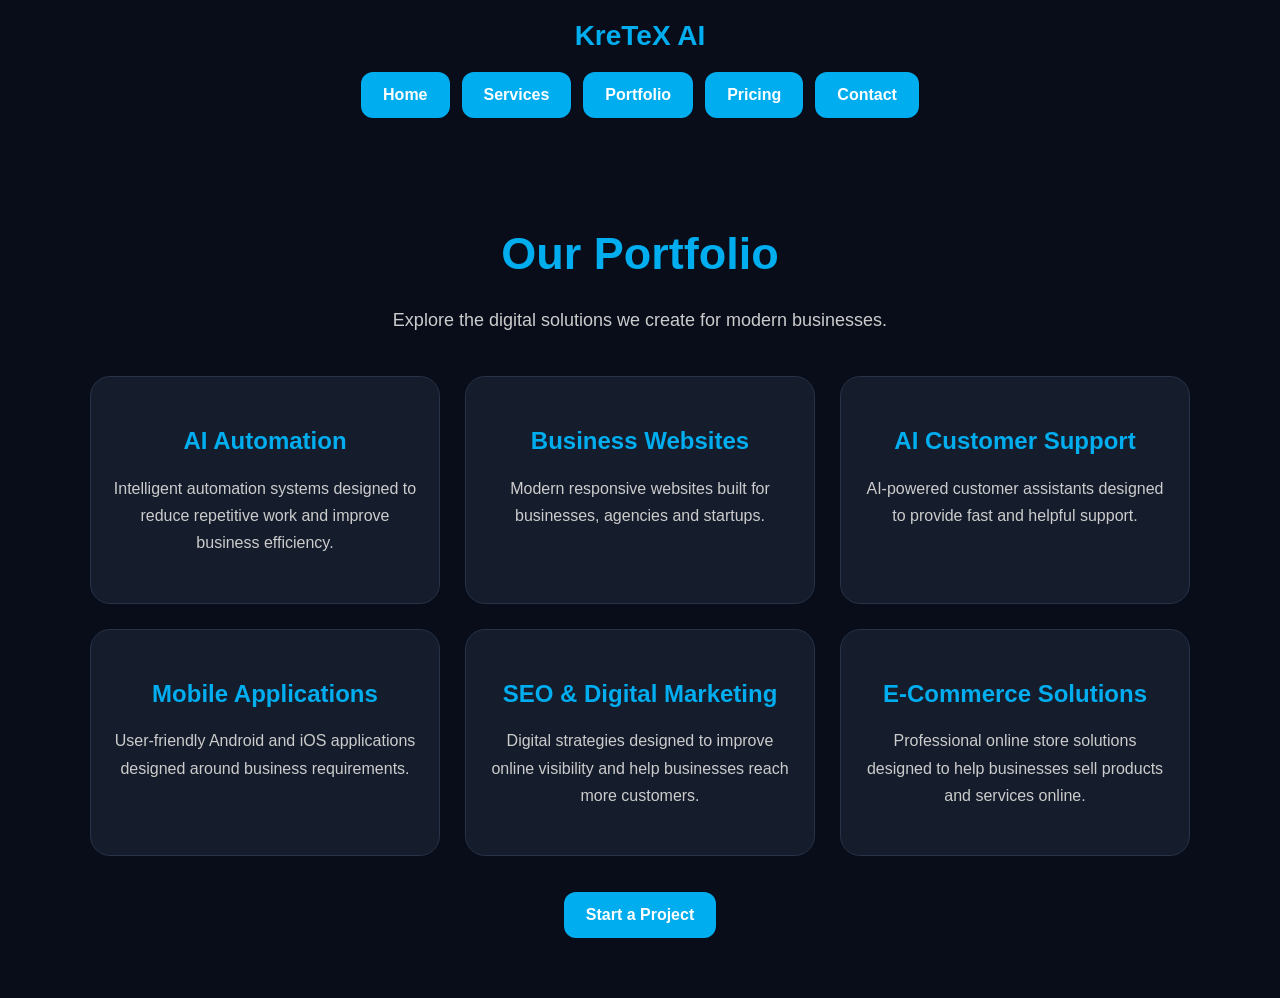
<file: portfolio.html>
<!DOCTYPE html>
<html lang="en">
<head>
    <meta charset="UTF-8">
    <meta name="viewport" content="width=device-width, initial-scale=1.0">
    <title>Portfolio - KreTeX AI</title>
   
    <meta name="description" content="Explore KreTeX AI's portfolio of AI automation, website development, mobile apps, digital marketing, AI chatbot and e-commerce projects.">

    <meta name="keywords" content="KreTeX AI portfolio, AI projects, website projects, mobile app projects, digital marketing projects">

    <meta name="robots" content="index, follow">

    <link rel="canonical" href="https://rajputkamlesh4747-lgtm.github.io/KreTeX-ai/portfolio.html">

    <meta property="og:title" content="Portfolio - KreTeX AI">
    <meta property="og:description" content="Explore AI, web, mobile, marketing and e-commerce projects by KreTeX AI.">
    <meta property="og:type" content="website">
    <meta property="og:url" content="https://rajputkamlesh4747-lgtm.github.io/KreTeX-ai/portfolio.html">
    <meta property="og:site_name" content="KreTeX AI">

    <meta name="twitter:card" content="summary">
    <meta name="twitter:title" content="Portfolio - KreTeX AI">
    <meta name="twitter:description" content="Explore KreTeX AI's latest digital projects and solutions.">
   
    <style>
        body {
            margin: 0;
            font-family: Arial, sans-serif;
            background: #080d19;
            color: white;
            text-align: center;
        }

        nav {
            padding: 20px;
        }

        .logo {
            font-size: 28px;
            font-weight: bold;
            color: #00adef;
            margin-bottom: 20px;
        }

        .menu {
            display: flex;
            justify-content: center;
            flex-wrap: wrap;
            gap: 12px;
        }

        .menu a,
        .btn {
            background: #00adef;
            color: white;
            text-decoration: none;
            padding: 14px 22px;
            border-radius: 12px;
            font-weight: bold;
            display: inline-block;
        }

        main {
            max-width: 1100px;
            margin: auto;
            padding: 60px 20px;
        }

        h1 {
            color: #00adef;
            font-size: 45px;
        }

        .subtitle {
            color: #ccc;
            font-size: 18px;
            margin-bottom: 45px;
        }

        .portfolio {
            display: grid;
            grid-template-columns: repeat(auto-fit, minmax(260px, 1fr));
            gap: 25px;
        }

        .project {
            background: #151c2c;
            padding: 30px 20px;
            border-radius: 20px;
            border: 1px solid #263247;
        }

        .project h2 {
            color: #00adef;
        }

        .project p {
            color: #ccc;
            line-height: 1.7;
        }
    </style>
</head>

<body>

<nav>
    <div class="logo">KreTeX AI</div>

    <div class="menu">
        <a href="index.html">Home</a>
        <a href="services.html">Services</a>
        <a href="portfolio.html">Portfolio</a>
        <a href="pricing.html">Pricing</a>
        <a href="contact.html">Contact</a>
    </div>
</nav>

<main>

    <h1>Our Portfolio</h1>

    <p class="subtitle">
        Explore the digital solutions we create for modern businesses.
    </p>

    <section class="portfolio">

        <div class="project">
            <h2>AI Automation</h2>
            <p>
                Intelligent automation systems designed to reduce
                repetitive work and improve business efficiency.
            </p>
        </div>

        <div class="project">
            <h2>Business Websites</h2>
            <p>
                Modern responsive websites built for businesses,
                agencies and startups.
            </p>
        </div>

        <div class="project">
            <h2>AI Customer Support</h2>
            <p>
                AI-powered customer assistants designed to provide
                fast and helpful support.
            </p>
        </div>

        <div class="project">
            <h2>Mobile Applications</h2>
            <p>
                User-friendly Android and iOS applications designed
                around business requirements.
            </p>
        </div>

        <div class="project">
            <h2>SEO & Digital Marketing</h2>
            <p>
                Digital strategies designed to improve online visibility
                and help businesses reach more customers.
            </p>
        </div>

        <div class="project">
            <h2>E-Commerce Solutions</h2>
            <p>
                Professional online store solutions designed to help
                businesses sell products and services online.
            </p>
        </div>

    </section>

    <br><br>

    <a class="btn" href="contact.html">Start a Project</a>

</main>

</body>
                                                        </html>
</file>
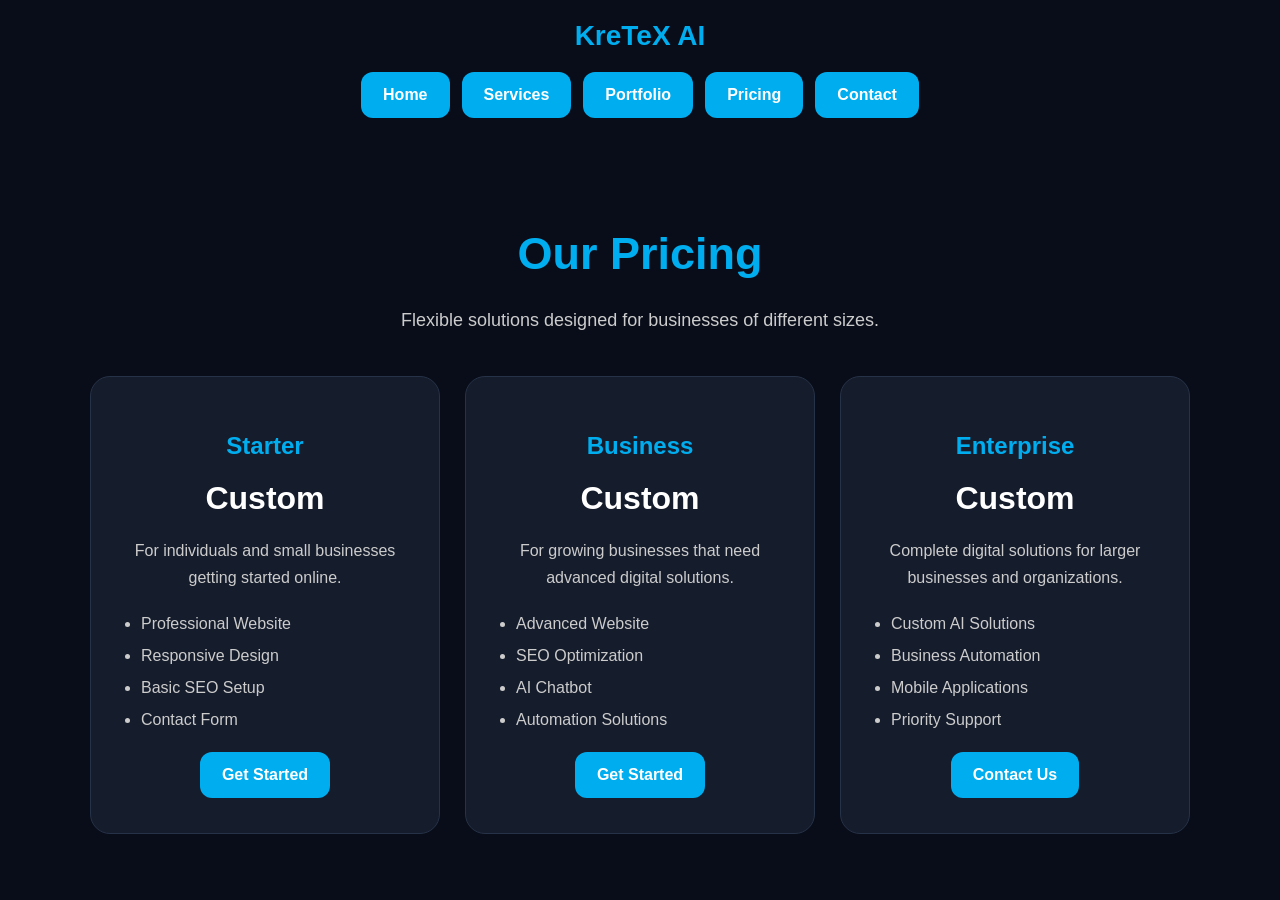
<file: pricing.html>
<!DOCTYPE html>
<html lang="en">
<head>
    <meta charset="UTF-8">
    <meta name="viewport" content="width=device-width, initial-scale=1.0">
    <title>Pricing - KreTeX AI</title>
   
    <meta name="description" content="Explore KreTeX AI pricing plans for AI automation, website development, mobile apps, AI chatbots, digital marketing and e-commerce solutions.">

    <meta name="keywords" content="KreTeX AI pricing, AI automation pricing, website development pricing, mobile app pricing, chatbot pricing">

    <meta name="robots" content="index, follow">

    <link rel="canonical" href="https://rajputkamlesh4747-lgtm.github.io/KreTeX-ai/pricing.html">

    <meta property="og:title" content="Pricing - KreTeX AI">
    <meta property="og:description" content="Explore flexible pricing options for KreTeX AI's digital and AI-powered solutions.">
    <meta property="og:type" content="website">
    <meta property="og:url" content="https://rajputkamlesh4747-lgtm.github.io/KreTeX-ai/pricing.html">
    <meta property="og:site_name" content="KreTeX AI">

    <meta name="twitter:card" content="summary">
    <meta name="twitter:title" content="Pricing - KreTeX AI">
    <meta name="twitter:description" content="Explore KreTeX AI pricing plans and digital solutions.">
    
    <style>
        body {
            margin: 0;
            font-family: Arial, sans-serif;
            background: #080d19;
            color: white;
            text-align: center;
        }

        nav {
            padding: 20px;
        }

        .logo {
            font-size: 28px;
            font-weight: bold;
            color: #00adef;
            margin-bottom: 20px;
        }

        .menu {
            display: flex;
            justify-content: center;
            flex-wrap: wrap;
            gap: 12px;
        }

        .menu a,
        .btn {
            background: #00adef;
            color: white;
            text-decoration: none;
            padding: 14px 22px;
            border-radius: 12px;
            font-weight: bold;
            display: inline-block;
        }

        main {
            max-width: 1100px;
            margin: auto;
            padding: 60px 20px;
        }

        h1 {
            color: #00adef;
            font-size: 45px;
        }

        .subtitle {
            color: #ccc;
            font-size: 18px;
            margin-bottom: 45px;
        }

        .pricing {
            display: grid;
            grid-template-columns: repeat(auto-fit, minmax(260px, 1fr));
            gap: 25px;
        }

        .plan {
            background: #151c2c;
            padding: 35px 25px;
            border-radius: 20px;
            border: 1px solid #263247;
        }

        .plan h2 {
            color: #00adef;
        }

        .price {
            font-size: 32px;
            font-weight: bold;
            margin: 20px 0;
        }

        .plan p {
            color: #ccc;
            line-height: 1.7;
        }

        .plan ul {
            text-align: left;
            color: #ccc;
            line-height: 2;
            padding-left: 25px;
        }
    </style>
</head>

<body>

<nav>
    <div class="logo">KreTeX AI</div>

    <div class="menu">
        <a href="index.html">Home</a>
        <a href="services.html">Services</a>
        <a href="portfolio.html">Portfolio</a>
        <a href="pricing.html">Pricing</a>
        <a href="contact.html">Contact</a>
    </div>
</nav>

<main>

    <h1>Our Pricing</h1>

    <p class="subtitle">
        Flexible solutions designed for businesses of different sizes.
    </p>

    <section class="pricing">

        <div class="plan">
            <h2>Starter</h2>
            <div class="price">Custom</div>

            <p>For individuals and small businesses getting started online.</p>

            <ul>
                <li>Professional Website</li>
                <li>Responsive Design</li>
                <li>Basic SEO Setup</li>
                <li>Contact Form</li>
            </ul>

            <a class="btn" href="contact.html">Get Started</a>
        </div>

        <div class="plan">
            <h2>Business</h2>
            <div class="price">Custom</div>

            <p>For growing businesses that need advanced digital solutions.</p>

            <ul>
                <li>Advanced Website</li>
                <li>SEO Optimization</li>
                <li>AI Chatbot</li>
                <li>Automation Solutions</li>
            </ul>

            <a class="btn" href="contact.html">Get Started</a>
        </div>

        <div class="plan">
            <h2>Enterprise</h2>
            <div class="price">Custom</div>

            <p>Complete digital solutions for larger businesses and organizations.</p>

            <ul>
                <li>Custom AI Solutions</li>
                <li>Business Automation</li>
                <li>Mobile Applications</li>
                <li>Priority Support</li>
            </ul>

            <a class="btn" href="contact.html">Contact Us</a>
        </div>

    </section>

</main>

</body>
</html>
</file>
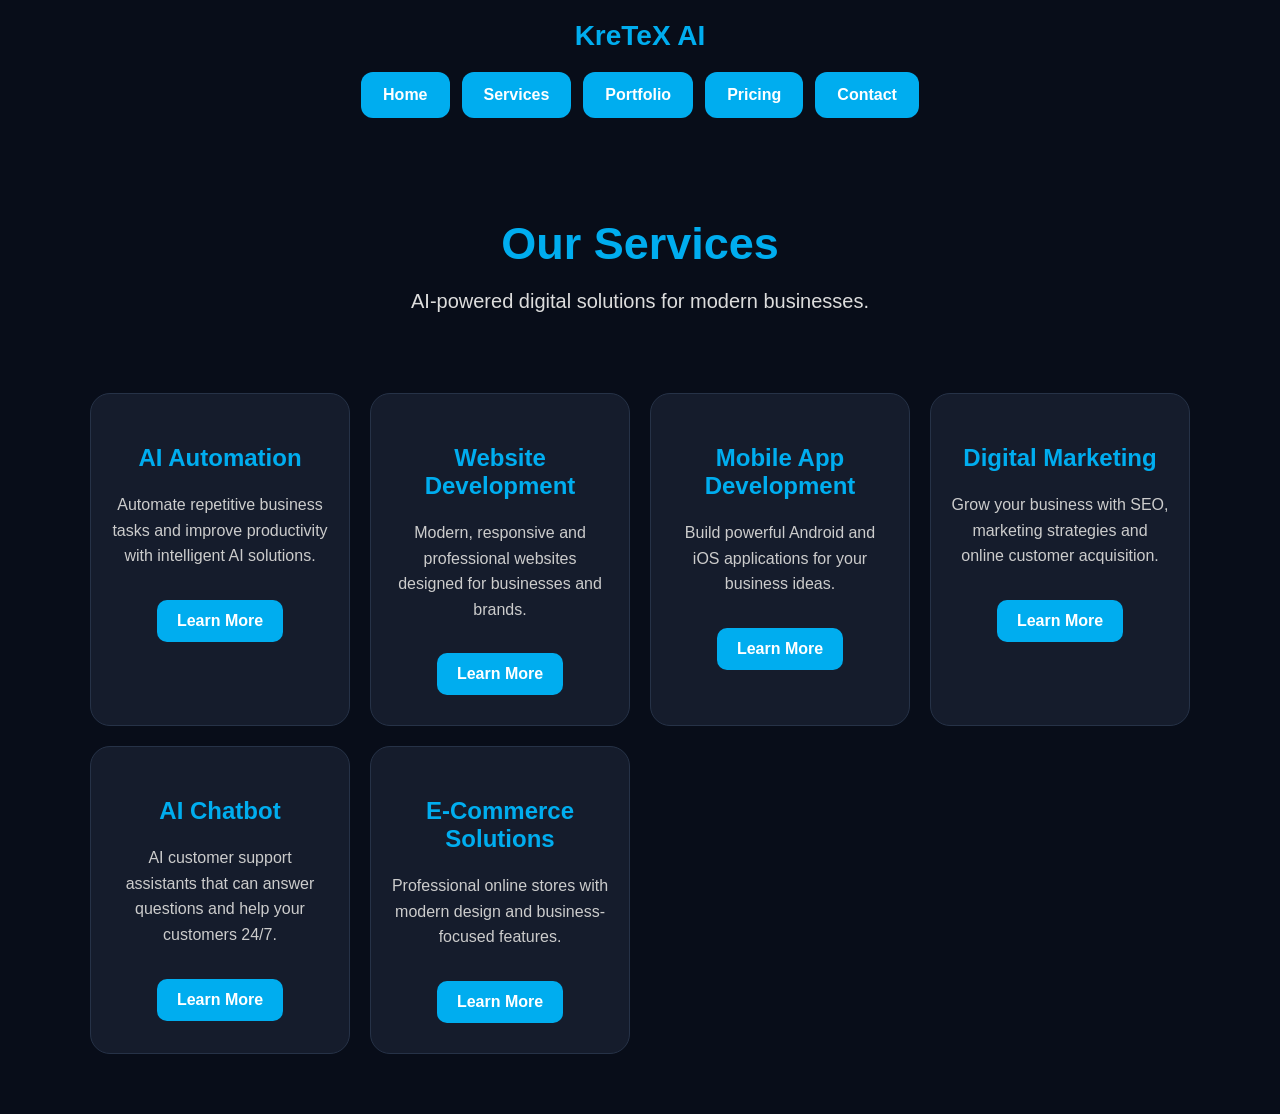
<file: services.html>
<!DOCTYPE html>
<html lang="en">
<head>
    <meta charset="UTF-8">
    <meta name="viewport" content="width=device-width, initial-scale=1.0">
    <title>Services - KreTeX AI</title>

    <style>
        body {
            margin: 0;
            font-family: Arial, sans-serif;
            background: #080d19;
            color: white;
            text-align: center;
        }

        nav {
            padding: 20px;
            background: #080d19;
        }

        .logo {
            font-size: 28px;
            font-weight: bold;
            color: #00adef;
            margin-bottom: 20px;
        }

        .menu {
            display: flex;
            flex-wrap: wrap;
            justify-content: center;
            gap: 12px;
        }

        .menu a {
            background: #00adef;
            color: white;
            text-decoration: none;
            padding: 14px 22px;
            border-radius: 12px;
            font-weight: bold;
        }

        header {
            padding: 50px 20px 30px;
        }

        h1 {
            color: #00adef;
            font-size: 45px;
            margin-bottom: 10px;
        }

        .subtitle {
            font-size: 20px;
            color: #ddd;
        }

        .services {
            padding: 30px 20px 60px;
            display: grid;
            grid-template-columns: repeat(auto-fit, minmax(250px, 1fr));
            gap: 20px;
            max-width: 1100px;
            margin: auto;
        }

        .card {
            background: #151c2c;
            padding: 30px 20px;
            border-radius: 20px;
            border: 1px solid #263247;
        }

        .card h2 {
            color: #00adef;
        }

        .card p {
            color: #ccc;
            line-height: 1.6;
        }

        .card a {
            display: inline-block;
            margin-top: 15px;
            background: #00adef;
            color: white;
            text-decoration: none;
            padding: 12px 20px;
            border-radius: 10px;
            font-weight: bold;
        }
    </style>
</head>

<body>

<nav>
    <div class="logo">KreTeX AI</div>

    <div class="menu">
        <a href="index.html">Home</a>
        <a href="services.html">Services</a>
        <a href="portfolio.html">Portfolio</a>
        <a href="pricing.html">Pricing</a>
        <a href="contact.html">Contact</a>
    </div>
</nav>

<header>
    <h1>Our Services</h1>
    <p class="subtitle">
        AI-powered digital solutions for modern businesses.
    </p>
</header>

<section class="services">

    <div class="card">
        <h2>AI Automation</h2>
        <p>
            Automate repetitive business tasks and improve productivity
            with intelligent AI solutions.
        </p>
        <a href="ai-automation.html">Learn More</a>
    </div>

    <div class="card">
        <h2>Website Development</h2>
        <p>
            Modern, responsive and professional websites designed
            for businesses and brands.
        </p>
        <a href="website-development.html">Learn More</a>
    </div>

    <div class="card">
        <h2>Mobile App Development</h2>
        <p>
            Build powerful Android and iOS applications for your
            business ideas.
        </p>
        <a href="mobile-app-development.html">Learn More</a>
    </div>

    <div class="card">
        <h2>Digital Marketing</h2>
        <p>
            Grow your business with SEO, marketing strategies and
            online customer acquisition.
        </p>
        <a href="digital-marketing.html">Learn More</a>
    </div>

    <div class="card">
        <h2>AI Chatbot</h2>
        <p>
            AI customer support assistants that can answer questions
            and help your customers 24/7.
        </p>
        <a href="ai-chatbot.html">Learn More</a>
    </div>

    <div class="card">
        <h2>E-Commerce Solutions</h2>
        <p>
            Professional online stores with modern design and
            business-focused features.
        </p>
        <a href="ecommerce-solutions.html">Learn More</a>
    </div>

</section>

</body>
</html>
</file>
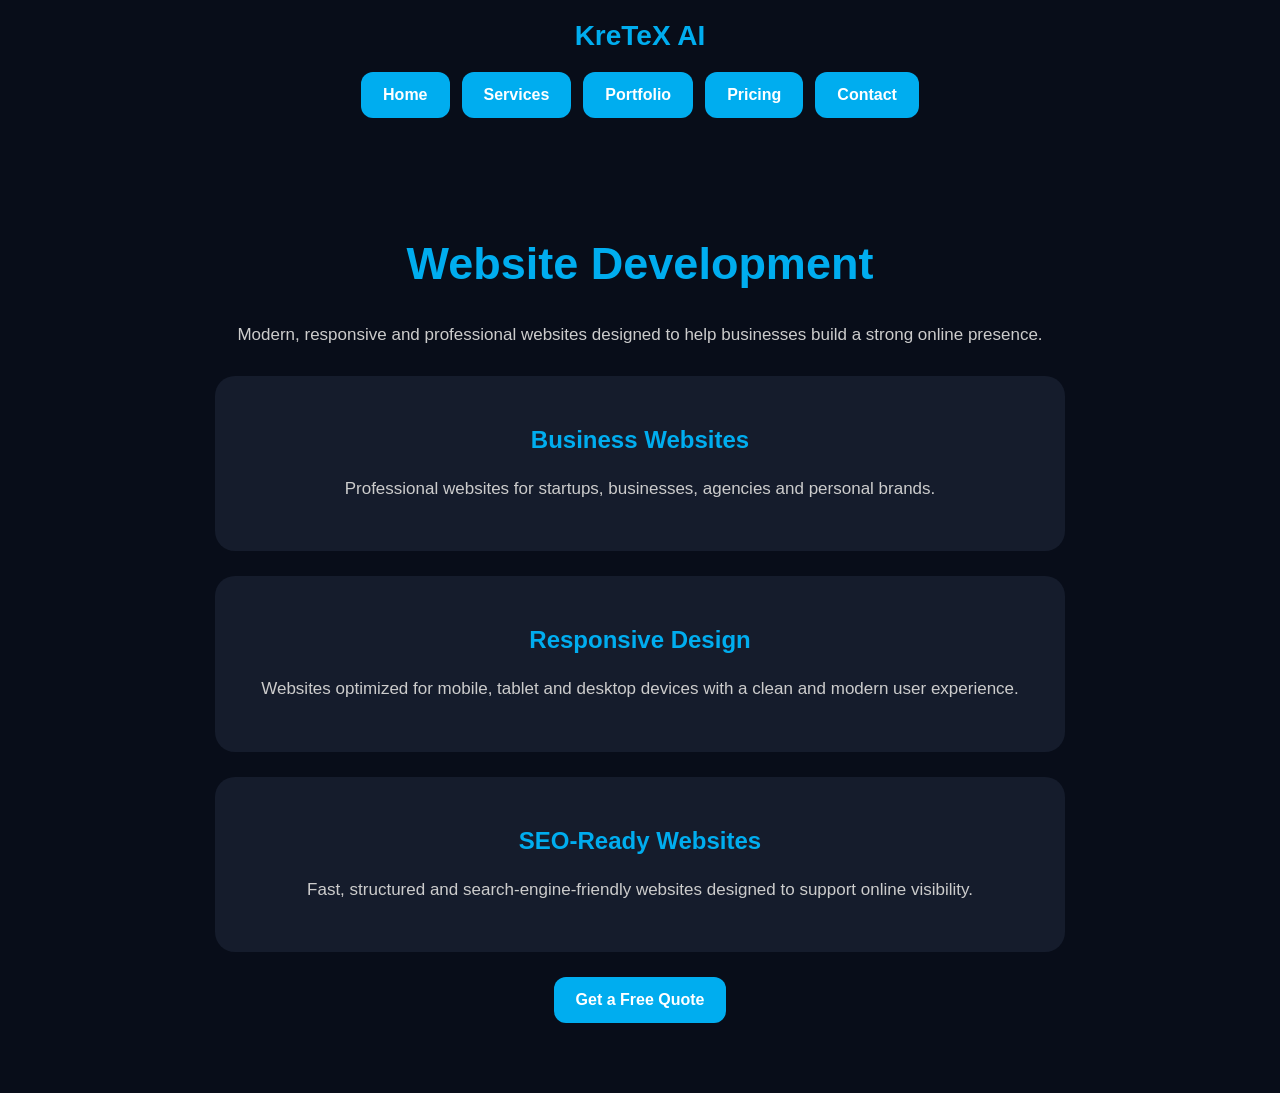
<file: website-development.html>
<!DOCTYPE html>
<html lang="en">
<head>
    <meta charset="UTF-8">
    <meta name="viewport" content="width=device-width, initial-scale=1.0">
    <title>Website Development - KreTeX AI</title>
  
    <meta name="description" content="KreTeX AI provides professional website development solutions including responsive, modern and SEO-friendly websites for businesses.">

    <meta name="keywords" content="website development, web development, responsive websites, SEO friendly website, KreTeX AI">

    <meta name="robots" content="index, follow">

    <link rel="canonical" href="https://rajputkamlesh4747-lgtm.github.io/KreTeX-ai/website-development.html">

    <meta property="og:title" content="Website Development - KreTeX AI">
    <meta property="og:description" content="Professional, responsive and SEO-friendly website development solutions for modern businesses.">
    <meta property="og:type" content="website">
    <meta property="og:url" content="https://rajputkamlesh4747-lgtm.github.io/KreTeX-ai/website-development.html">
    <meta property="og:site_name" content="KreTeX AI">

    <meta name="twitter:card" content="summary">
    <meta name="twitter:title" content="Website Development - KreTeX AI">
    <meta name="twitter:description" content="Professional website development solutions for businesses.">
   
    <style>
        body {
            margin: 0;
            font-family: Arial, sans-serif;
            background: #080d19;
            color: white;
            text-align: center;
        }

        nav {
            padding: 20px;
        }

        .logo {
            font-size: 28px;
            font-weight: bold;
            color: #00adef;
            margin-bottom: 20px;
        }

        .menu {
            display: flex;
            justify-content: center;
            flex-wrap: wrap;
            gap: 12px;
        }

        .menu a,
        .btn {
            background: #00adef;
            color: white;
            text-decoration: none;
            padding: 14px 22px;
            border-radius: 12px;
            font-weight: bold;
            display: inline-block;
        }

        main {
            max-width: 850px;
            margin: auto;
            padding: 70px 20px;
        }

        h1 {
            color: #00adef;
            font-size: 45px;
        }

        h2 {
            color: #00adef;
        }

        p {
            color: #ccc;
            line-height: 1.8;
            font-size: 17px;
        }

        .box {
            background: #151c2c;
            padding: 30px;
            margin: 25px 0;
            border-radius: 20px;
        }
    </style>
</head>

<body>

<nav>
    <div class="logo">KreTeX AI</div>

    <div class="menu">
        <a href="index.html">Home</a>
        <a href="services.html">Services</a>
        <a href="portfolio.html">Portfolio</a>
        <a href="pricing.html">Pricing</a>
        <a href="contact.html">Contact</a>
    </div>
</nav>

<main>

    <h1>Website Development</h1>

    <p>
        Modern, responsive and professional websites designed to help
        businesses build a strong online presence.
    </p>

    <div class="box">
        <h2>Business Websites</h2>
        <p>
            Professional websites for startups, businesses, agencies
            and personal brands.
        </p>
    </div>

    <div class="box">
        <h2>Responsive Design</h2>
        <p>
            Websites optimized for mobile, tablet and desktop devices
            with a clean and modern user experience.
        </p>
    </div>

    <div class="box">
        <h2>SEO-Ready Websites</h2>
        <p>
            Fast, structured and search-engine-friendly websites
            designed to support online visibility.
        </p>
    </div>

    <a class="btn" href="contact.html">Get a Free Quote</a>

</main>

</body>
  </html>
</file>
<file: style.css>
/* =========================================================
   KreTeX AI — Premium Modern Design
   Complete style.css
   ========================================================= */

@import url('https://fonts.googleapis.com/css2?family=Inter:wght@400;500;600;700;800&family=Space+Grotesk:wght@500;600;700&display=swap');

:root {
    --bg: #050817;
    --bg-soft: #080d22;
    --card: rgba(13, 19, 45, 0.78);

    --white: #f8faff;
    --muted: #a6aec4;

    --cyan: #16e6ff;
    --blue: #3d7cff;
    --purple: #914cff;
    --pink: #ed4cff;
    --orange: #ff8a3d;
    --green: #25e69a;

    --border: rgba(255,255,255,.09);

    --shadow:
        0 25px 80px rgba(0,0,0,.35);
}

* {
    margin: 0;
    padding: 0;
    box-sizing: border-box;
}

html {
    scroll-behavior: smooth;
}

body {
    min-height: 100vh;
    font-family: "Inter", Arial, sans-serif;
    color: var(--white);
    background:
        radial-gradient(circle at 10% 5%, rgba(145,76,255,.14), transparent 25%),
        radial-gradient(circle at 90% 20%, rgba(22,230,255,.10), transparent 28%),
        radial-gradient(circle at 50% 80%, rgba(237,76,255,.07), transparent 30%),
        var(--bg);
    overflow-x: hidden;
}

a {
    color: inherit;
    text-decoration: none;
}

button, input, textarea, select {
    font: inherit;
}

/* HEADER */

.site-header {
    position: sticky;
    top: 0;
    width: 100%;
    z-index: 1000;
    background: rgba(5,8,23,.78);
    border-bottom: 1px solid rgba(255,255,255,.06);
    backdrop-filter: blur(22px);
}

.nav-container {
    width: min(1240px, 92%);
    min-height: 82px;
    margin: auto;
    display: flex;
    align-items: center;
    justify-content: space-between;
}

.brand {
    display: inline-flex;
    align-items: center;
    gap: 11px;
}

.brand-logo {
    width: 43px;
    height: 43px;
    display: grid;
    place-items: center;
    border-radius: 13px;
    color: var(--cyan);
    font-family: "Space Grotesk", sans-serif;
    font-size: 23px;
    font-weight: 700;
    background: linear-gradient(135deg, rgba(22,230,255,.20), rgba(145,76,255,.25));
    border: 1px solid rgba(22,230,255,.45);
    box-shadow: 0 0 25px rgba(22,230,255,.13);
}

.brand-name {
    font-family: "Space Grotesk", sans-serif;
    font-size: 22px;
    font-weight: 700;
    letter-spacing: -.6px;
}

.brand-name strong {
    color: var(--cyan);
}

.desktop-nav {
    display: flex;
    align-items: center;
    gap: 34px;
}

.desktop-nav a {
    position: relative;
    color: #b9c2d7;
    font-size: 14px;
    font-weight: 600;
    padding: 8px 0;
    transition: .25s ease;
}

.desktop-nav a:hover,
.desktop-nav a.active {
    color: white;
}

.desktop-nav a.active::after {
    content: "";
    position: absolute;
    left: 0;
    right: 0;
    bottom: -7px;
    height: 2px;
    border-radius: 5px;
    background: linear-gradient(90deg, var(--cyan), var(--purple));
    box-shadow: 0 0 10px rgba(22,230,255,.5);
}

.mobile-menu-btn {
    display: none;
    width: 44px;
    height: 44px;
    border: 1px solid var(--border);
    border-radius: 12px;
    background: rgba(255,255,255,.04);
    cursor: pointer;
}

.mobile-menu-btn span {
    display: block;
    width: 20px;
    height: 2px;
    margin: 4px auto;
    border-radius: 5px;
    background: white;
}

.mobile-nav {
    display: none;
}

/* HERO */

.hero {
    position: relative;
    min-height: 720px;
    display: flex;
    align-items: center;
    overflow: hidden;
}

.hero-container {
    width: min(1240px, 92%);
    margin: auto;
    display: grid;
    grid-template-columns: minmax(0, .92fr) minmax(0, 1.08fr);
    gap: 20px;
    align-items: center;
}

.hero-content {
    position: relative;
    z-index: 10;
    padding: 80px 0;
}

.hero-badge {
    width: fit-content;
    display: inline-flex;
    align-items: center;
    gap: 9px;
    padding: 9px 14px;
    border-radius: 50px;
    color: #dcecff;
    font-size: 11px;
    font-weight: 700;
    letter-spacing: 1.2px;
    background: linear-gradient(100deg, rgba(22,230,255,.09), rgba(145,76,255,.12));
    border: 1px solid rgba(22,230,255,.22);
}

.badge-dot {
    width: 7px;
    height: 7px;
    border-radius: 50%;
    background: var(--cyan);
    box-shadow: 0 0 12px var(--cyan);
}

.hero h1 {
    max-width: 680px;
    margin-top: 25px;
    font-family: "Space Grotesk", sans-serif;
    font-size: clamp(47px, 5.2vw, 76px);
    line-height: 1.02;
    letter-spacing: -3px;
    font-weight: 700;
}

.hero h1 span {
    display: block;
    background: linear-gradient(90deg, var(--cyan), #6ca0ff 45%, var(--purple));
    -webkit-background-clip: text;
    background-clip: text;
    color: transparent;
}

.hero h1 strong {
    display: block;
    font-weight: 700;
    color: white;
}

.hero-description {
    max-width: 600px;
    margin-top: 27px;
    color: var(--muted);
    font-size: 17px;
    line-height: 1.75;
}

.hero-buttons {
    display: flex;
    gap: 13px;
    margin-top: 32px;
}

.btn {
    min-height: 51px;
    padding: 0 22px;
    display: inline-flex;
    align-items: center;
    justify-content: center;
    gap: 12px;
    border-radius: 12px;
    font-size: 14px;
    font-weight: 700;
    transition: transform .25s ease, box-shadow .25s ease;
}

.btn:hover {
    transform: translateY(-3px);
}

.btn-primary {
    color: #02101a;
    background: linear-gradient(100deg, var(--cyan), #54a4ff);
    box-shadow: 0 12px 35px rgba(22,230,255,.18);
}

.btn-secondary {
    color: white;
    background: rgba(255,255,255,.035);
    border: 1px solid rgba(255,255,255,.13);
}

.btn-secondary:hover {
    border-color: rgba(22,230,255,.5);
}

.hero-trust {
    display: flex;
    align-items: center;
    gap: 35px;
    margin-top: 38px;
}

.hero-trust > div {
    display: flex;
    flex-direction: column;
}

.hero-trust strong {
    font-family: "Space Grotesk", sans-serif;
    font-size: 21px;
}

.hero-trust small {
    margin-top: 3px;
    color: #747e97;
    font-size: 11px;
}

.hero-visual {
    position: relative;
    min-height: 610px;
    display: flex;
    align-items: center;
    justify-content: center;
}

.hero-glow {
    position: absolute;
    width: 470px;
    height: 470px;
    border-radius: 50%;
    background: radial-gradient(circle, rgba(22,230,255,.22), rgba(61,124,255,.10) 35%, rgba(145,76,255,.08) 55%, transparent 72%);
    filter: blur(12px);
}

.hero-orbit {
    position: absolute;
    border-radius: 50%;
    border: 1px solid rgba(22,230,255,.15);
    transform: rotate(-20deg);
}

.orbit-one {
    width: 490px;
    height: 290px;
}

.orbit-two {
    width: 570px;
    height: 350px;
    border-color: rgba(145,76,255,.12);
    transform: rotate(25deg);
}

.hero-image-card {
    position: relative;
    z-index: 5;
    width: min(540px, 90%);
    display: flex;
    align-items: center;
    justify-content: center;
}

.hero-image-card::before {
    content: "";
    position: absolute;
    inset: 15%;
    border-radius: 50%;
    background: radial-gradient(circle, rgba(22,230,255,.18), transparent 68%);
    filter: blur(35px);
    z-index: -1;
}

.hero-image-card img {
    width: 100%;
    height: auto;
    display: block;
    object-fit: contain;
    filter: drop-shadow(0 25px 50px rgba(0,0,0,.45)) drop-shadow(0 0 35px rgba(22,230,255,.13));
}

.floating-card {
    position: absolute;
    z-index: 20;
    width: 190px;
    padding: 14px;
    display: flex;
    align-items: center;
    gap: 11px;
    border-radius: 15px;
    background: linear-gradient(135deg, rgba(15,23,53,.90), rgba(7,12,31,.92));
    border: 1px solid rgba(255,255,255,.10);
    box-shadow: 0 18px 45px rgba(0,0,0,.35), inset 0 1px rgba(255,255,255,.05);
    backdrop-filter: blur(15px);
}

.floating-icon {
    width: 39px;
    height: 39px;
    flex: 0 0 39px;
    display: grid;
    place-items: center;
    border-radius: 11px;
    color: var(--cyan);
    font-size: 17px;
    font-weight: 700;
    background: rgba(22,230,255,.08);
    border: 1px solid rgba(22,230,255,.15);
}

.floating-card strong {
    display: block;
    color: white;
    font-size: 12px;
}

.floating-card small {
    display: block;
    margin-top: 4px;
    color: #7f8aa3;
    font-size: 9px;
}

.card-one { top: 13%; left: 0; }
.card-two { top: 23%; right: 0; }
.card-three { bottom: 15%; left: 3%; }
.card-four { bottom: 10%; right: 2%; }

.service-strip {
    width: 100%;
    padding: 0 0 65px;
}

.service-strip-container {
    width: min(1240px, 92%);
    margin: auto;
    padding: 17px;
    display: grid;
    grid-template-columns: repeat(4, 1fr);
    gap: 8px;
    border: 1px solid rgba(255,255,255,.07);
    border-radius: 18px;
    background: rgba(10,15,38,.68);
    box-shadow: var(--shadow);
}

.mini-service {
    min-height: 75px;
    display: flex;
    align-items: center;
    gap: 12px;
    padding: 12px 16px;
    border-radius: 12px;
}

.mini-service:hover {
    background: rgba(255,255,255,.035);
}

.mini-service > span {
    width: 39px;
    height: 39px;
    flex: 0 0 39px;
    display: grid;
    place-items: center;
    border-radius: 10px;
    color: var(--cyan);
    background: rgba(22,230,255,.08);
}

.mini-service strong {
    display: block;
    font-size: 12px;
}

.mini-service small {
    display: block;
    margin-top: 5px;
    color: #707a94;
    font-size: 9px;
}

.section {
    width: min(1240px, 92%);
    margin: auto;
    padding: 100px 0;
}

.section-heading {
    max-width: 760px;
    margin: 0 auto 55px;
    text-align: center;
}

.section-label {
    display: inline-block;
    color: var(--cyan);
    font-size: 10px;
    font-weight: 800;
    letter-spacing: 2px;
}

.section-heading h2 {
    margin-top: 15px;
    font-family: "Space Grotesk", sans-serif;
    font-size: clamp(34px, 4vw, 55px);
    line-height: 1.08;
    letter-spacing: -2px;
}

.section-heading h2 span {
    color: var(--cyan);
}

.section-heading p {
    margin-top: 17px;
    color: var(--muted);
    font-size: 15px;
    line-height: 1.7;
}

/* SERVICES */

#services {
  position: relative;
  padding: 90px 5% 100px;
  overflow: hidden;
}

#services::before {
  content: "";
  position: absolute;
  width: 420px;
  height: 420px;
  left: 50%;
  top: 40%;
  transform: translate(-50%, -50%);
  background: radial-gradient(circle, rgba(0, 220, 255, 0.12), rgba(120, 50, 255, 0.07), transparent 70%);
  pointer-events: none;
}

#services .section-title {
  position: relative;
  text-align: center;
  margin-bottom: 55px;
}

#services .section-title h2 {
  font-size: clamp(36px, 5vw, 58px);
  font-weight: 800;
  line-height: 1.05;
  margin: 0 0 16px;
  color: #ffffff;
}

#services .section-title p {
  max-width: 650px;
  margin: auto;
  color: #9ca9c5;
  font-size: 17px;
  line-height: 1.7;
}

#services .services-grid,
#services .service-grid {
  position: relative;
  display: grid;
  grid-template-columns: repeat(4, 1fr);
  gap: 20px;
  max-width: 1250px;
  margin: auto;
}

.service-card,
#services .service-box {
  position: relative;
  padding: 32px 25px;
  min-height: 230px;
  border: 1px solid rgba(0, 210, 255, 0.16);
  border-radius: 24px;
  background: linear-gradient(145deg, rgba(12, 25, 52, 0.92), rgba(8, 12, 30, 0.88));
  box-shadow: inset 0 1px 0 rgba(255,255,255,0.04), 0 20px 60px rgba(0,0,0,0.25);
  overflow: hidden;
  transition: 0.35s ease;
}

.service-card::before,
#services .service-box::before {
  content: "";
  position: absolute;
  width: 160px;
  height: 160px;
  top: -80px;
  right: -70px;
  background: radial-gradient(circle, rgba(0, 220, 255, 0.18), transparent 70%);
}

.service-card:hover,
#services .service-box:hover {
  transform: translateY(-10px);
  border-color: rgba(0, 220, 255, 0.55);
  box-shadow: 0 20px 70px rgba(0, 190, 255, 0.14), inset 0 1px 0 rgba(255,255,255,0.07);
}

.service-number {
    position: absolute;
    top: 24px;
    right: 25px;
    color: rgba(255,255,255,.16);
    font-size: 12px;
    font-weight: 800;
}

.service-icon,
#services .service-icon {
  width: 58px;
  height: 58px;
  display: flex;
  align-items: center;
  justify-content: center;
  margin-bottom: 22px;
  border-radius: 17px;
  background: linear-gradient(135deg, rgba(0, 220, 255, 0.18), rgba(130, 60, 255, 0.18));
  border: 1px solid rgba(0, 220, 255, 0.25);
  color: #00d9ff;
  font-size: 25px;
}

.service-card h3,
#services .service-box h3 {
  color: #ffffff;
  font-size: 21px;
  margin: 0 0 12px;
}

.service-card p,
#services .service-box p {
  color: #8f9db8;
  font-size: 14px;
  line-height: 1.7;
  margin: 0;
}

.service-card a {
    display: inline-block;
    margin-top: 20px;
    color: var(--cyan);
    font-size: 12px;
    font-weight: 700;
}

@media (max-width: 900px) {
  #services .services-grid,
  #services .service-grid {
    grid-template-columns: repeat(2, 1fr);
  }
}

@media (max-width: 600px) {
  #services { padding: 65px 18px 75px; }
  #services .section-title { margin-bottom: 35px; }
  #services .section-title h2 { font-size: 34px; }
  #services .section-title p { font-size: 14px; }
  #services .services-grid,
  #services .service-grid {
    grid-template-columns: 1fr;
    gap: 15px;
  }
  #services .service-card,
  #services .service-box {
    min-height: auto;
    padding: 25px 22px;
  }
}

/* STATS */

.stats-section {
    width: min(1250px, 92%);
    margin: 20px auto 0;
    padding: 0;
}

.stats-container {
    position: relative;
    display: grid;
    grid-template-columns: repeat(4, 1fr);
    overflow: hidden;
    border: 1px solid rgba(0, 220, 255, .14);
    border-radius: 24px;
    background: linear-gradient(115deg, rgba(8, 20, 44, .94), rgba(16, 10, 43, .90));
    box-shadow: 0 25px 70px rgba(0,0,0,.28), inset 0 1px 0 rgba(255,255,255,.04);
}

.stats-container::before {
    content: "";
    position: absolute;
    width: 420px;
    height: 220px;
    left: 50%;
    top: 50%;
    transform: translate(-50%, -50%);
    background: radial-gradient(ellipse, rgba(0, 217, 255, .08), transparent 70%);
    pointer-events: none;
}

.stat {
    position: relative;
    padding: 32px 20px;
    text-align: center;
    border-right: 1px solid rgba(255,255,255,.07);
    z-index: 1;
}

.stat:last-child {
    border-right: 0;
}

.stat strong {
    display: block;
    font-family: "Space Grotesk", sans-serif;
    font-size: 38px;
    font-weight: 700;
    letter-spacing: -1px;
    background: linear-gradient(90deg, #00e5ff, #5d8cff, #a052ff);
    -webkit-background-clip: text;
    background-clip: text;
    color: transparent;
}

.stat span {
    display: block;
    margin-top: 8px;
    color: #8793ad;
    font-size: 11px;
    font-weight: 600;
    letter-spacing: .3px;
}

/* PORTFOLIO */

.portfolio-section {
    position: relative;
}

.portfolio-grid {
    position: relative;
    display: grid;
    grid-template-columns: 1.35fr 1fr;
    gap: 18px;
}

.portfolio-card {
    position: relative;
    min-height: 300px;
    padding: 30px;
    overflow: hidden;
    border-radius: 24px;
    background: linear-gradient(145deg, rgba(14,23,53,.96), rgba(7,11,29,.94));
    border: 1px solid rgba(255,255,255,.08);
    box-shadow: 0 25px 70px rgba(0,0,0,.25);
    transition: .35s ease;
}

.portfolio-card:hover {
    transform: translateY(-8px);
    border-color: rgba(0,220,255,.35);
    box-shadow: 0 30px 80px rgba(0,180,255,.10);
}

.portfolio-large {
    grid-row: span 2;
    min-height: 620px;
}

.portfolio-content > span {
    color: #00e5ff;
    font-size: 9px;
    font-weight: 800;
    letter-spacing: 1.8px;
}

.portfolio-content h3 {
    margin-top: 14px;
    font-family: "Space Grotesk", sans-serif;
    font-size: 27px;
    line-height: 1.15;
}

.portfolio-content p {
    margin-top: 12px;
    color: #8793ad;
    font-size: 13px;
    line-height: 1.7;
}

.portfolio-visual {
    position: absolute;
    right: 28px;
    bottom: 28px;
    width: 235px;
    height: 170px;
    display: grid;
    place-items: center;
    border-radius: 25px;
    color: #00e5ff;
    font-family: "Space Grotesk", sans-serif;
    font-size: 52px;
    font-weight: 700;
    background: radial-gradient(circle at 50% 40%, rgba(0,220,255,.16), transparent 60%), linear-gradient(145deg, rgba(0,220,255,.06), rgba(145,76,255,.14));
    border: 1px solid rgba(0,220,255,.18);
    box-shadow: inset 0 1px 0 rgba(255,255,255,.05), 0 25px 60px rgba(0,0,0,.35);
}

.portfolio-large .portfolio-visual {
    width: 390px;
    height: 300px;
    right: 45px;
    bottom: 40px;
    font-size: 100px;
}

.visual-web { color: #7b9cff; }
.visual-chat { color: #c06cff; }

@media (max-width: 900px) {
    .portfolio-grid { grid-template-columns: 1fr; }
    .portfolio-large { grid-row: auto; min-height: 430px; }
}

/* PRICING */

.pricing-grid {
    position: relative;
    display: grid;
    grid-template-columns: repeat(3, 1fr);
    gap: 18px;
}

.price-card {
    position: relative;
    padding: 32px 27px;
    overflow: hidden;
    border-radius: 24px;
    background: linear-gradient(145deg, rgba(14,22,50,.96), rgba(7,11,29,.94));
    border: 1px solid rgba(255,255,255,.08);
    box-shadow: 0 25px 65px rgba(0,0,0,.25);
    transition: .35s ease;
}

.price-card:hover {
    transform: translateY(-8px);
    border-color: rgba(0,220,255,.30);
}

.price-card.featured {
    border-color: rgba(0,220,255,.40);
    background: radial-gradient(circle at 100% 0%, rgba(0,220,255,.12), transparent 38%), linear-gradient(145deg, rgba(12,29,55,.98), rgba(15,9,43,.96));
    transform: translateY(-10px);
    box-shadow: 0 30px 80px rgba(0,180,255,.12);
}

.price-card.featured:hover {
    transform: translateY(-15px);
}

.popular {
    position: absolute;
    top: 18px;
    right: 18px;
    padding: 6px 10px;
    border-radius: 30px;
    color: #031017;
    background: #00e5ff;
    font-size: 8px;
    font-weight: 800;
    letter-spacing: 1px;
}

.price-label {
    color: #00e5ff;
    font-size: 9px;
    font-weight: 800;
    letter-spacing: 1.6px;
}

.price-card h3 {
    margin-top: 14px;
    font-family: "Space Grotesk", sans-serif;
    font-size: 25px;
}

.price {
    margin-top: 22px;
    font-family: "Space Grotesk", sans-serif;
    font-size: 34px;
    font-weight: 700;
    color: white;
}

.price-card > p {
    margin-top: 10px;
    color: #858fa7;
    font-size: 12px;
    line-height: 1.65;
}

.price-card ul {
    list-style: none;
    margin-top: 25px;
}

.price-card li {
    position: relative;
    padding: 9px 0 9px 21px;
    color: #aab4c8;
    font-size: 12px;
    border-bottom: 1px solid rgba(255,255,255,.045);
}

.price-card li::before {
    content: "✓";
    position: absolute;
    left: 0;
    color: #00e5ff;
    font-weight: 800;
}

.price-btn {
    width: 100%;
    min-height: 48px;
    margin-top: 24px;
    display: grid;
    place-items: center;
    border-radius: 11px;
    color: white;
    background: rgba(255,255,255,.035);
    border: 1px solid rgba(255,255,255,.10);
    font-size: 12px;
    font-weight: 700;
    transition: .25s ease;
}

.price-btn:hover {
    background: rgba(0,220,255,.08);
    border-color: rgba(0,220,255,.35);
}

.featured .price-btn {
    color: #031017;
    background: linear-gradient(90deg, #00e5ff, #5b9bff);
    border-color: transparent;
    box-shadow: 0 10px 30px rgba(0,220,255,.15);
}

@media (max-width: 900px) {
    .pricing-grid { grid-template-columns: 1fr; max-width: 520px; margin: auto; }
    .price-card.featured { transform: none; }
    .price-card.featured:hover { transform: translateY(-8px); }
}

@media (max-width: 600px) {
    .pricing-grid { gap: 13px; }
    .price-card { padding: 25px 21px; border-radius: 19px; }
    .price-card h3 { font-size: 22px; }
    .price { font-size: 30px; }
}

/* CTA + CONTACT */

.cta-section {
    position: relative;
    width: min(1250px, 92%);
    margin: 70px auto 100px;
    padding: 65px 55px;
    overflow: hidden;
    border-radius: 28px;
    background: radial-gradient(circle at 90% 50%, rgba(145,76,255,.20), transparent 38%), radial-gradient(circle at 5% 20%, rgba(0,220,255,.13), transparent 35%), linear-gradient(135deg, rgba(11,23,49,.96), rgba(15,9,38,.96));
    border: 1px solid rgba(0,220,255,.16);
    box-shadow: 0 30px 90px rgba(0,0,0,.30);
}

.cta-section::after {
    content: "";
    position: absolute;
    width: 300px;
    height: 300px;
    right: -120px;
    top: -150px;
    border-radius: 50%;
    background: radial-gradient(circle, rgba(0,220,255,.15), transparent 70%);
}

.cta-container {
    position: relative;
    z-index: 2;
    display: flex;
    align-items: center;
    justify-content: space-between;
    gap: 35px;
}

.cta-container h2 {
    max-width: 700px;
    margin-top: 12px;
    font-family: "Space Grotesk", sans-serif;
    font-size: clamp(34px, 4vw, 54px);
    line-height: 1.08;
    letter-spacing: -2px;
}

.cta-container h2 span { color: #00e5ff; }

.cta-container p {
    max-width: 620px;
    margin-top: 15px;
    color: #8995ae;
    font-size: 14px;
    line-height: 1.7;
}

.contact-grid {
    display: grid;
    grid-template-columns: .75fr 1.25fr;
    gap: 20px;
}

.contact-info {
    display: flex;
    flex-direction: column;
    gap: 12px;
}

.contact-item {
    position: relative;
    display: flex;
    align-items: center;
    gap: 14px;
    padding: 19px;
    border-radius: 17px;
    background: linear-gradient(145deg, rgba(14,22,48,.90), rgba(7,12,30,.85));
    border: 1px solid rgba(255,255,255,.07);
    transition: .3s ease;
}

.contact-item:hover {
    transform: translateX(5px);
    border-color: rgba(0,220,255,.30);
}

.contact-item > span {
    width: 43px;
    height: 43px;
    flex: 0 0 43px;
    display: grid;
    place-items: center;
    border-radius: 12px;
    color: #00e5ff;
    background: linear-gradient(135deg, rgba(0,220,255,.12), rgba(145,76,255,.12));
    border: 1px solid rgba(0,220,255,.15);
}

.contact-item strong {
    display: block;
    color: white;
    font-size: 12px;
}

.contact-item a,
.contact-item p {
    display: block;
    margin-top: 5px;
    color: #7e899f;
    font-size: 11px;
}

.contact-form {
    padding: 30px;
    border-radius: 22px;
    background: linear-gradient(145deg, rgba(14,22,49,.94), rgba(7,11,29,.92));
    border: 1px solid rgba(255,255,255,.08);
    box-shadow: 0 25px 70px rgba(0,0,0,.25);
}

.form-row {
    display: grid;
    grid-template-columns: 1fr 1fr;
    gap: 14px;
}

.form-group {
    margin-bottom: 17px;
}

.form-group label {
    display: block;
    margin-bottom: 8px;
    color: #aeb8ca;
    font-size: 11px;
    font-weight: 600;
}

.form-group input,
.form-group textarea,
.form-group select {
    width: 100%;
    color: white;
    background: rgba(255,255,255,.035);
    border: 1px solid rgba(255,255,255,.08);
    outline: none;
    border-radius: 10px;
    padding: 13px 14px;
    font-size: 12px;
    transition: .25s ease;
}

.form-group textarea { resize: vertical; }
.form-group select option { color: #111; background: white; }

.form-group input:hover,
.form-group textarea:hover,
.form-group select:hover {
    border-color: rgba(255,255,255,.15);
}

.form-group input:focus,
.form-group textarea:focus,
.form-group select:focus {
    border-color: rgba(0,220,255,.45);
    box-shadow: 0 0 0 3px rgba(0,220,255,.06);
}

.form-submit {
    width: 100%;
    min-height: 50px;
    border: 0;
    cursor: pointer;
    border-radius: 11px;
    color: #031017;
    background: linear-gradient(90deg, #00e5ff, #5b9bff);
    font-weight: 800;
    box-shadow: 0 12px 35px rgba(0,220,255,.14);
    transition: .25s ease;
}

.form-submit:hover {
    transform: translateY(-3px);
    box-shadow: 0 18px 45px rgba(0,220,255,.20);
}

/* TRUSTED */

.trusted-section {
    width: min(1240px, 92%);
    margin: auto;
    padding: 20px 0 80px;
    text-align: center;
}

.trusted-section p {
    color: #636d84;
    font-size: 11px;
}

.trusted-grid {
    display: grid;
    grid-template-columns: repeat(5, 1fr);
    gap: 10px;
    margin-top: 25px;
}

.trusted-grid span {
    min-height: 65px;
    display: grid;
    place-items: center;
    border-radius: 12px;
    color: #747e95;
    font-family: "Space Grotesk", sans-serif;
    font-size: 16px;
    font-weight: 600;
    border: 1px solid rgba(255,255,255,.06);
    background: rgba(255,255,255,.018);
  }.portfolio-content > span {
    color: #00e5ff;
    font-size: 9px;
    font-weight: 800;
    letter-spacing: 1.8px;
}

.portfolio-content h3 {
    margin-top: 14px;
    font-family: "Space Grotesk", sans-serif;
    font-size: 27px;
    line-height: 1.15;
}

.portfolio-content p {
    margin-top: 12px;
    color: #8793ad;
    font-size: 13px;
    line-height: 1.7;
}

.portfolio-visual {
    position: absolute;
    right: 28px;
    bottom: 28px;
    width: 235px;
    height: 170px;
    display: grid;
    place-items: center;
    border-radius: 25px;
    color: #00e5ff;
    font-family: "Space Grotesk", sans-serif;
    font-size: 52px;
    font-weight: 700;
    background: radial-gradient(circle at 50% 40%, rgba(0,220,255,.16), transparent 60%), linear-gradient(145deg, rgba(0,220,255,.06), rgba(145,76,255,.14));
    border: 1px solid rgba(0,220,255,.18);
    box-shadow: inset 0 1px 0 rgba(255,255,255,.05), 0 25px 60px rgba(0,0,0,.35);
}

.portfolio-large .portfolio-visual {
    width: 390px;
    height: 300px;
    right: 45px;
    bottom: 40px;
    font-size: 100px;
}

.visual-web { color: #7b9cff; }
.visual-chat { color: #c06cff; }

@media (max-width: 900px) {
    .portfolio-grid { grid-template-columns: 1fr; }
    .portfolio-large { grid-row: auto; min-height: 430px; }
}

/* PRICING */

.pricing-grid {
    position: relative;
    display: grid;
    grid-template-columns: repeat(3, 1fr);
    gap: 18px;
}

.price-card {
    position: relative;
    padding: 32px 27px;
    overflow: hidden;
    border-radius: 24px;
    background: linear-gradient(145deg, rgba(14,22,50,.96), rgba(7,11,29,.94));
    border: 1px solid rgba(255,255,255,.08);
    box-shadow: 0 25px 65px rgba(0,0,0,.25);
    transition: .35s ease;
}

.price-card:hover {
    transform: translateY(-8px);
    border-color: rgba(0,220,255,.30);
}

.price-card.featured {
    border-color: rgba(0,220,255,.40);
    background: radial-gradient(circle at 100% 0%, rgba(0,220,255,.12), transparent 38%), linear-gradient(145deg, rgba(12,29,55,.98), rgba(15,9,43,.96));
    transform: translateY(-10px);
    box-shadow: 0 30px 80px rgba(0,180,255,.12);
}

.price-card.featured:hover {
    transform: translateY(-15px);
}

.popular {
    position: absolute;
    top: 18px;
    right: 18px;
    padding: 6px 10px;
    border-radius: 30px;
    color: #031017;
    background: #00e5ff;
    font-size: 8px;
    font-weight: 800;
    letter-spacing: 1px;
}

.price-label {
    color: #00e5ff;
    font-size: 9px;
    font-weight: 800;
    letter-spacing: 1.6px;
}

.price-card h3 {
    margin-top: 14px;
    font-family: "Space Grotesk", sans-serif;
    font-size: 25px;
}

.price {
    margin-top: 22px;
    font-family: "Space Grotesk", sans-serif;
    font-size: 34px;
    font-weight: 700;
    color: white;
}

.price-card > p {
    margin-top: 10px;
    color: #858fa7;
    font-size: 12px;
    line-height: 1.65;
}

.price-card ul {
    list-style: none;
    margin-top: 25px;
}

.price-card li {
    position: relative;
    padding: 9px 0 9px 21px;
    color: #aab4c8;
    font-size: 12px;
    border-bottom: 1px solid rgba(255,255,255,.045);
}

.price-card li::before {
    content: "✓";
    position: absolute;
    left: 0;
    color: #00e5ff;
    font-weight: 800;
}

.price-btn {
    width: 100%;
    min-height: 48px;
    margin-top: 24px;
    display: grid;
    place-items: center;
    border-radius: 11px;
    color: white;
    background: rgba(255,255,255,.035);
    border: 1px solid rgba(255,255,255,.10);
    font-size: 12px;
    font-weight: 700;
    transition: .25s ease;
}

.price-btn:hover {
    background: rgba(0,220,255,.08);
    border-color: rgba(0,220,255,.35);
}

.featured .price-btn {
    color: #031017;
    background: linear-gradient(90deg, #00e5ff, #5b9bff);
    border-color: transparent;
    box-shadow: 0 10px 30px rgba(0,220,255,.15);
}

@media (max-width: 900px) {
    .pricing-grid { grid-template-columns: 1fr; max-width: 520px; margin: auto; }
    .price-card.featured { transform: none; }
    .price-card.featured:hover { transform: translateY(-8px); }
}

@media (max-width: 600px) {
    .pricing-grid { gap: 13px; }
    .price-card { padding: 25px 21px; border-radius: 19px; }
    .price-card h3 { font-size: 22px; }
    .price { font-size: 30px; }
}

/* CTA + CONTACT */

.cta-section {
    position: relative;
    width: min(1250px, 92%);
    margin: 70px auto 100px;
    padding: 65px 55px;
    overflow: hidden;
    border-radius: 28px;
    background: radial-gradient(circle at 90% 50%, rgba(145,76,255,.20), transparent 38%), radial-gradient(circle at 5% 20%, rgba(0,220,255,.13), transparent 35%), linear-gradient(135deg, rgba(11,23,49,.96), rgba(15,9,38,.96));
    border: 1px solid rgba(0,220,255,.16);
    box-shadow: 0 30px 90px rgba(0,0,0,.30);
}

.cta-section::after {
    content: "";
    position: absolute;
    width: 300px;
    height: 300px;
    right: -120px;
    top: -150px;
    border-radius: 50%;
    background: radial-gradient(circle, rgba(0,220,255,.15), transparent 70%);
}

.cta-container {
    position: relative;
    z-index: 2;
    display: flex;
    align-items: center;
    justify-content: space-between;
    gap: 35px;
}

.cta-container h2 {
    max-width: 700px;
    margin-top: 12px;
    font-family: "Space Grotesk", sans-serif;
    font-size: clamp(34px, 4vw, 54px);
    line-height: 1.08;
    letter-spacing: -2px;
}

.cta-container h2 span { color: #00e5ff; }

.cta-container p {
    max-width: 620px;
    margin-top: 15px;
    color: #8995ae;
    font-size: 14px;
    line-height: 1.7;
}

.contact-grid {
    display: grid;
    grid-template-columns: .75fr 1.25fr;
    gap: 20px;
}

.contact-info {
    display: flex;
    flex-direction: column;
    gap: 12px;
}

.contact-item {
    position: relative;
    display: flex;
    align-items: center;
    gap: 14px;
    padding: 19px;
    border-radius: 17px;
    background: linear-gradient(145deg, rgba(14,22,48,.90), rgba(7,12,30,.85));
    border: 1px solid rgba(255,255,255,.07);
    transition: .3s ease;
}

.contact-item:hover {
    transform: translateX(5px);
    border-color: rgba(0,220,255,.30);
}

.contact-item > span {
    width: 43px;
    height: 43px;
    flex: 0 0 43px;
    display: grid;
    place-items: center;
    border-radius: 12px;
    color: #00e5ff;
    background: linear-gradient(135deg, rgba(0,220,255,.12), rgba(145,76,255,.12));
    border: 1px solid rgba(0,220,255,.15);
}

.contact-item strong {
    display: block;
    color: white;
    font-size: 12px;
}

.contact-item a,
.contact-item p {
    display: block;
    margin-top: 5px;
    color: #7e899f;
    font-size: 11px;
}

.contact-form {
    padding: 30px;
    border-radius: 22px;
    background: linear-gradient(145deg, rgba(14,22,49,.94), rgba(7,11,29,.92));
    border: 1px solid rgba(255,255,255,.08);
    box-shadow: 0 25px 70px rgba(0,0,0,.25);
}

.form-row {
    display: grid;
    grid-template-columns: 1fr 1fr;
    gap: 14px;
}

.form-group {
    margin-bottom: 17px;
}

.form-group label {
    display: block;
    margin-bottom: 8px;
    color: #aeb8ca;
    font-size: 11px;
    font-weight: 600;
}

.form-group input,
.form-group textarea,
.form-group select {
    width: 100%;
    color: white;
    background: rgba(255,255,255,.035);
    border: 1px solid rgba(255,255,255,.08);
    outline: none;
    border-radius: 10px;
    padding: 13px 14px;
    font-size: 12px;
    transition: .25s ease;
}

.form-group textarea { resize: vertical; }
.form-group select option { color: #111; background: white; }

.form-group input:hover,
.form-group textarea:hover,
.form-group select:hover {
    border-color: rgba(255,255,255,.15);
}

.form-group input:focus,
.form-group textarea:focus,
.form-group select:focus {
    border-color: rgba(0,220,255,.45);
    box-shadow: 0 0 0 3px rgba(0,220,255,.06);
}

.form-submit {
    width: 100%;
    min-height: 50px;
    border: 0;
    cursor: pointer;
    border-radius: 11px;
    color: #031017;
    background: linear-gradient(90deg, #00e5ff, #5b9bff);
    font-weight: 800;
    box-shadow: 0 12px 35px rgba(0,220,255,.14);
    transition: .25s ease;
}

.form-submit:hover {
    transform: translateY(-3px);
    box-shadow: 0 18px 45px rgba(0,220,255,.20);
}

/* TRUSTED */

.trusted-section {
    width: min(1240px, 92%);
    margin: auto;
    padding: 20px 0 80px;
    text-align: center;
}

.trusted-section p {
    color: #636d84;
    font-size: 11px;
}

.trusted-grid {
    display: grid;
    grid-template-columns: repeat(5, 1fr);
    gap: 10px;
    margin-top: 25px;
}

.trusted-grid span {
    min-height: 65px;
    display: grid;
    place-items: center;
    border-radius: 12px;
    color: #747e95;
    font-family: "Space Grotesk", sans-serif;
    font-size: 16px;
    font-weight: 600;
    border: 1px solid rgba(255,255,255,.06);
    background: rgba(255,255,255,.018);
}

/* PREMIUM FOOTER */

.footer {
    position: relative;
    margin-top: 30px;
    background: linear-gradient(180deg, rgba(4,7,20,.55), rgba(2,4,13,.96));
    border-top: 1px solid rgba(255,255,255,.06);
}

.footer-container {
    width: min(1250px, 92%);
    margin: auto;
    padding: 65px 0 45px;
    display: grid;
    grid-template-columns: 1.5fr 1fr 1fr;
    gap: 50px;
}

.footer-brand .brand-name { font-size: 22px; }

.footer-brand > p {
    max-width: 330px;
    margin-top: 15px;
    color: #737e97;
    font-size: 11px;
    line-height: 1.8;
}

.footer-links {
    display: flex;
    flex-direction: column;
    gap: 11px;
}

.footer-links strong {
    margin-bottom: 7px;
    color: white;
    font-size: 12px;
}

.footer-links a {
    color: #717c95;
    font-size: 11px;
    transition: .25s ease;
}

.footer-links a:hover {
    color: #00e5ff;
    transform: translateX(3px);
}

.footer-bottom {
    width: min(1250px, 92%);
    margin: auto;
    padding: 20px 0;
    display: flex;
    align-items: center;
    justify-content: space-between;
    border-top: 1px solid rgba(255,255,255,.05);
    color: #59637a;
    font-size: 10px;
}

/* WHATSAPP */

.whatsapp-btn {
    position: fixed;
    right: 25px;
    bottom: 25px;
    z-index: 999;
    width: 57px;
    height: 57px;
    display: grid;
    place-items: center;
    border-radius: 50%;
    color: white;
    background: linear-gradient(135deg, #20e87d, #0bbf63);
    box-shadow: 0 12px 35px rgba(0,200,100,.25);
    font-size: 21px;
    transition: .25s ease;
}

.whatsapp-btn:hover {
    transform: scale(1.08);
}

/* MOBILE (900px) */

@media (max-width: 900px) {

    .desktop-nav { display: none; }
    .mobile-menu-btn { display: block; }

    .mobile-nav.open {
        display: flex;
        flex-direction: column;
        width: 92%;
        margin: 0 auto 12px;
        padding: 10px;
        border-radius: 15px;
        background: rgba(10,15,38,.96);
        border: 1px solid rgba(255,255,255,.08);
    }

    .mobile-nav.open a {
        padding: 13px;
        color: #aeb7ca;
        border-radius: 9px;
        font-size: 13px;
    }

    .mobile-nav.open a:hover {
        color: white;
        background: rgba(255,255,255,.04);
    }

    .hero-container { grid-template-columns: 1fr; }
    .hero-content { padding: 70px 0 20px; text-align: center; }
    .hero-badge { margin-left: auto; margin-right: auto; }
    .hero h1 { margin-left: auto; margin-right: auto; }
    .hero-description { margin-left: auto; margin-right: auto; }
    .hero-buttons { justify-content: center; }
    .hero-trust { justify-content: center; }
    .hero-visual { min-height: 540px; }
    .services-grid { grid-template-columns: repeat(2, 1fr); }
    .cta-container { flex-direction: column; align-items: flex-start; }
    .contact-grid { grid-template-columns: 1fr; }
}

/* NORMAL MOBILE (600px) */

@media (max-width: 600px) {

    body { overflow-x: hidden; }

    .nav-container { min-height: 72px; width: calc(100% - 30px); }
    .brand-name { font-size: 19px; }
    .brand-logo { width: 39px; height: 39px; font-size: 20px; }

    .hero { min-height: auto; }
    .hero-container { width: calc(100% - 30px); }
    .hero-content { padding-top: 55px; }
    .hero h1 { font-size: 43px; line-height: 1.05; letter-spacing: -2px; }
    .hero-description { font-size: 14px; line-height: 1.7; }
    .hero-buttons { display: grid; grid-template-columns: 1fr 1fr; gap: 9px; }
    .btn { width: 100%; padding: 0 10px; font-size: 12px; }
    .hero-trust { gap: 22px; margin-top: 30px; }
    .hero-trust strong { font-size: 18px; }
    .hero-visual { min-height: 420px; margin-top: 10px; }
    .hero-glow { width: 310px; height: 310px; }
    .orbit-one { width: 340px; height: 210px; }
    .orbit-two { width: 390px; height: 245px; }
    .hero-image-card { width: 88%; }

    .floating-card { width: 145px; padding: 9px; gap: 8px; border-radius: 11px; }
    .floating-icon { width: 32px; height: 32px; flex-basis: 32px; border-radius: 8px; font-size: 13px; }
    .floating-card strong { font-size: 9px; }
    .floating-card small { font-size: 7px; }
    .card-one { top: 7%; left: -3%; }
    .card-two { top: 17%; right: -3%; }
    .card-three { bottom: 8%; left: -3%; }
    .card-four { bottom: 15%; right: -3%; }

    .service-strip { padding-bottom: 35px; }
    .service-strip-container { width: calc(100% - 20px); padding: 8px; grid-template-columns: repeat(2, 1fr); gap: 5px; border-radius: 15px; }
    .mini-service { min-height: 70px; padding: 9px; gap: 7px; }
    .mini-service > span { width: 31px; height: 31px; flex-basis: 31px; font-size: 12px; }
    .mini-service strong { font-size: 9px; }
    .mini-service small { font-size: 7px; }

    .section { width: calc(100% - 30px); padding: 65px 0; }
    .section-heading { margin-bottom: 35px; }
    .section-heading h2 { font-size: 34px; letter-spacing: -1.5px; }
    .section-heading p { font-size: 13px; }

    .services-grid { grid-template-columns: 1fr; gap: 12px; }
    .service-card { min-height: 245px; padding: 23px; }
    .service-card h3 { font-size: 19px; }

    .stats-section { width: calc(100% - 20px); margin-top: 10px; }
    .stats-container { grid-template-columns: repeat(2, 1fr); border-radius: 18px; }
    .stat { padding: 24px 8px; }
    .stat:nth-child(1), .stat:nth-child(2) { border-bottom: 1px solid rgba(255,255,255,.07); }
    .stat:nth-child(2), .stat:nth-child(4) { border-right: 0; }
    .stat strong { font-size: 29px; }
    .stat span { font-size: 9px; }

    .portfolio-grid { gap: 13px; }
    .portfolio-card, .portfolio-large { min-height: 330px; padding: 23px; border-radius: 19px; }
    .portfolio-large { min-height: 390px; }
    .portfolio-content h3 { font-size: 22px; }
    .portfolio-content p { font-size: 12px; }
    .portfolio-visual, .portfolio-large .portfolio-visual { width: 175px; height: 125px; right: 18px; bottom: 18px; font-size: 48px; border-radius: 19px; }
    .portfolio-large .portfolio-visual { font-size: 65px; }

    .pricing-grid { gap: 13px; }
    .price-card { padding: 25px 21px; border-radius: 19px; }
    .price-card h3 { font-size: 22px; }
    .price { font-size: 30px; }

    .cta-section { width: calc(100% - 20px); margin: 45px auto 65px; padding: 35px 22px; border-radius: 20px; }
    .cta-container h2 { font-size: 32px; letter-spacing: -1px; }
    .cta-container p { font-size: 12px; }

    .contact-form { padding: 20px; border-radius: 18px; }
    .contact-item { padding: 16px; }
    .form-row { grid-template-columns: 1fr; }

    .trusted-section { width: calc(100% - 30px); padding-bottom: 55px; }
    .trusted-grid { grid-template-columns: repeat(2, 1fr); gap: 7px; }
    .trusted-grid span { min-height: 55px; font-size: 13px; }
    .trusted-grid span:last-child { grid-column: 1 / -1; }

    .footer-container { width: calc(100% - 30px); grid-template-columns: 1fr 1fr; padding: 45px 0 35px; gap: 30px; }
    .footer-brand { grid-column: 1 / -1; }
    .footer-brand > p { max-width: 300px; }
    .footer-bottom { width: calc(100% - 30px); flex-direction: column; align-items: flex-start; gap: 8px; padding: 18px 0; }

    .whatsapp-btn { width: 52px; height: 52px; right: 15px; bottom: 15px; font-size: 19px; }
}

/* SMALL PHONES (390px) */

@media (max-width: 390px) {
    .hero h1 { font-size: 37px; }
    .hero-buttons { grid-template-columns: 1fr; }
    .hero-visual { min-height: 390px; }
    .floating-card { width: 132px; }
    .card-one { left: -5%; }
    .card-two { right: -5%; }
    .card-three { left: -5%; }
    .card-four { right: -5%; }
    .mini-service small { display: none; }
}

/* MOBILE TOUCH FEEDBACK */

@media (hover: none) {
    .service-card:hover, .service-box:hover, .portfolio-card:hover, .price-card:hover, .contact-item:hover {
        transform: none;
    }
    .btn:active, .price-btn:active, .form-submit:active {
        transform: scale(.97);
    }
}

.founder-section {
    padding-top: 20px;
}

.founder-card {
    display: flex;
    align-items: center;
    gap: 30px;

    padding: 40px;

    border-radius: 24px;

    background:
        linear-gradient(
            145deg,
            rgba(14,22,50,.90),
            rgba(7,11,29,.88)
        );

    border: 1px solid rgba(0,220,255,.15);

    box-shadow: 0 25px 70px rgba(0,0,0,.25);
}

.founder-avatar {
    width: 90px;
    height: 90px;

    flex: 0 0 90px;

    display: grid;
    place-items: center;

    border-radius: 50%;

    font-family: "Space Grotesk", sans-serif;
    font-size: 30px;
    font-weight: 700;

    color: #041017;

    background: linear-gradient(135deg, #16e6ff, #914cff);

    box-shadow: 0 0 30px rgba(22,230,255,.35);
}

.founder-content h3 {
    margin-top: 10px;

    font-family: "Space Grotesk", sans-serif;
    font-size: 24px;
}

.founder-content p {
    margin-top: 12px;

    color: #9aa5bd;
    font-size: 14px;
    line-height: 1.7;

    max-width: 640px;
}

@media (max-width: 600px) {
    .founder-card {
        flex-direction: column;
        text-align: center;
        padding: 28px 22px;
    }
       }.founder-section {
    padding-top: 20px;
}

.founder-card {
    display: flex;
    align-items: center;
    gap: 30px;

    padding: 40px;

    border-radius: 24px;

    background:
        linear-gradient(
            145deg,
            rgba(14,22,50,.90),
            rgba(7,11,29,.88)
        );

    border: 1px solid rgba(0,220,255,.15);

    box-shadow: 0 25px 70px rgba(0,0,0,.25);
}

.founder-avatar {
    width: 90px;
    height: 90px;

    flex: 0 0 90px;

    display: grid;
    place-items: center;

    border-radius: 50%;

    font-family: "Space Grotesk", sans-serif;
    font-size: 30px;
    font-weight: 700;

    color: #041017;

    background: linear-gradient(135deg, #16e6ff, #914cff);

    box-shadow: 0 0 30px rgba(22,230,255,.35);
}

.founder-content h3 {
    margin-top: 10px;

    font-family: "Space Grotesk", sans-serif;
    font-size: 24px;
}

.founder-content p {
    margin-top: 12px;

    color: #9aa5bd;
    font-size: 14px;
    line-height: 1.7;

    max-width: 640px;
}

@media (max-width: 600px) {
    .founder-card {
        flex-direction: column;
        text-align: center;
        padding: 28px 22px;
    }
}

/* =========================================
   KRETEX AI — NATURAL HEADER BRAND
   ========================================= */

.brand-logo-text {
    display: flex;
    align-items: center;
    gap: 10px;
    text-decoration: none;
}

.kr-logo {
    width: 52px;
    height: 42px;
    display: block;
    overflow: visible;
}

.kr-shape {
    fill: none;
    stroke: url(#krGradient);
    stroke-width: 5;
    stroke-linejoin: round;
    stroke-linecap: round;
    filter: drop-shadow(0 0 7px rgba(0, 220, 255, 0.35));
}

.kr-cut {
    fill: none;
    stroke: #8b5cf6;
    stroke-width: 5;
    stroke-linecap: round;
    filter: drop-shadow(0 0 6px rgba(139, 92, 246, 0.35));
}

    border: 1px solid rgba(0, 220, 255, .30);

    box-shadow:
        0 0 20px rgba(0, 210, 255, .10),
        inset 0 1px 0 rgba(255,255,255,.08);
}

.brand-name {
    font-family: "Space Grotesk", sans-serif;
    font-size: 21px;
    font-weight: 700;
    letter-spacing: -.5px;
    color: #ffffff;
    white-space: nowrap;
}

.brand-name b {
    font-weight: 800;

    background:
        linear-gradient(
            90deg,
            #00e5ff,
            #668cff,
            #a45cff
        );

    -webkit-background-clip: text;
    background-clip: text;
    color: transparent;
}


/* MOBILE */

@media (max-width: 600px) {

    .brand-logo-text {
        gap: 8px;
    }

    .brand-name {
        font-size: 18px;
    }
}

/* Premium KR Header Logo */
.kr-logo {
    width: 58px;
    height: 46px;
    flex-shrink: 0;
    display: block;
    overflow: visible;
}

.kr-logo + * {
    margin-left: 2px;
}

.kr-logo {
    width: 62px;
    height: 48px;
    display: block;
    flex-shrink: 0;
    overflow: visible;
}

/* ===== KreTeX AI Header ===== */

.site-header,
header {
    position: relative;
    z-index: 1000;
}

.logo,
.brand,
.branding {
    display: flex;
    align-items: center;
    gap: 12px;
}

.kr-logo {
    width: 62px;
    height: 48px;
    flex-shrink: 0;
    display: block;
}

.logo-text,
.brand-text {
    font-size: 28px;
    font-weight: 700;
    line-height: 1;
    white-space: nowrap;
}

.logo-text span,
.brand-text span {
    color: #00d9ff;
}

 /* ===== PREMIUM HERO ===== */

.hero {
    position: relative;
    overflow: hidden;
    text-align: center;
    padding: 110px 20px 80px;
}

.hero h1 {
    font-size: clamp(48px, 7vw, 86px);
    line-height: 1.05;
    letter-spacing: -2px;
    font-weight: 800;
    max-width: 900px;
    margin: 25px auto;
}

.hero h1 .gradient,
.hero h1 span {
    background: linear-gradient(
        90deg,
        #00e5ff,
        #3b82f6,
        #a855f7
    );
    -webkit-background-clip: text;
    background-clip: text;
    color: transparent;
}

.hero p {
    max-width: 760px;
    margin: 25px auto 35px;
    font-size: 19px;
    line-height: 1.7;
    color: #aeb8d0;
}

.hero-buttons {
    display: flex;
    justify-content: center;
    gap: 18px;
    flex-wrap: wrap;
}

.hero-buttons a {
    min-width: 190px;
    padding: 17px 28px;
    border-radius: 14px;
    font-weight: 700;
    text-decoration: none;
    transition: .3s ease;
}

.hero-buttons a:hover {
    transform: translateY(-3px);
}

/* Mobile */
@media (max-width: 600px) {
    .hero {
        padding: 80px 18px 60px;
    }

    .hero h1 {
        font-size: 46px;
        letter-spacing: -1.5px;
    }

    .hero p {
        font-size: 16px;
        line-height: 1.65;
    }

    .hero-buttons {
        flex-direction: column;
        align-items: stretch;
    }

    .hero-buttons a {
        width: 100%;
    }
}

/* =========================================
   KRETEX AI — HERO AI VISUAL
   ========================================= */

.hero-visual,
.hero-image,
.hero-art {
    position: relative;
    overflow: hidden;
    border-radius: 28px;
    border: 1px solid rgba(0, 220, 255, .14);
    background:
        radial-gradient(
            circle at 50% 50%,
            rgba(0, 220, 255, .10),
            transparent 55%
        ),
        rgba(6, 12, 29, .55);
    box-shadow:
        0 25px 80px rgba(0, 0, 0, .30);
}

.hero-visual img,
.hero-image img,
.hero-art img {
    width: 100%;
    height: 100%;
    display: block;
    object-fit: cover;
    transition: transform .6s ease;
}

.hero-visual:hover img,
.hero-image:hover img,
.hero-art:hover img {
    transform: scale(1.025);
}


/* subtle futuristic glow */

.hero-visual::before,
.hero-image::before,
.hero-art::before {
    content: "";
    position: absolute;
    inset: 0;
    z-index: 2;
    pointer-events: none;

    background:
        linear-gradient(
            135deg,
            rgba(0, 229, 255, .07),
            transparent 35%,
            rgba(168, 85, 247, .07)
        );
}


/* MOBILE */

@media (max-width: 600px) {

    .hero-visual,
    .hero-image,
    .hero-art {
        border-radius: 20px;
    }
}

/* =========================================
   KRETEX AI — PREMIUM NAVBAR
   ========================================= */

header,
.site-header {
    backdrop-filter: blur(18px);
    -webkit-backdrop-filter: blur(18px);
    background: rgba(5, 9, 24, .72);
    border-bottom: 1px solid rgba(255,255,255,.06);
}

header a,
.site-header a {
    transition: color .25s ease, opacity .25s ease;
}

header nav a:hover,
.site-header nav a:hover {
    color: #00e5ff;
}

.brand-logo-text {
    gap: 9px;
}

.kr-logo {
    width: 58px;
    height: 44px;
    filter: drop-shadow(0 0 8px rgba(0, 210, 255, .18));
}

.brand-name {
    font-size: 20px;
    font-weight: 750;
    letter-spacing: -.6px;
}

.brand-name b {
    background: linear-gradient(
        90deg,
        #00e5ff,
        #5d8cff,
        #a855f7
    );
    -webkit-background-clip: text;
    background-clip: text;
    color: transparent;
}

/* Mobile */

@media (max-width: 600px) {

    header,
    .site-header {
        padding-left: 15px;
        padding-right: 15px;
    }

    .kr-logo {
        width: 50px;
        height: 40px;
    }

    .brand-name {
        font-size: 18px;
    }
}

/* =========================================
   KRETEX AI — FLOATING CHAT BUTTON
   ========================================= */

.kretex-chat-button {
    position: fixed;
    right: 22px;
    bottom: 22px;

    width: 60px;
    height: 60px;

    display: flex;
    align-items: center;
    justify-content: center;

    border: 1px solid rgba(0, 229, 255, .45);
    border-radius: 50%;

    background: linear-gradient(
        145deg,
        #071c35,
        #17103d
    );

    color: #00e5ff;

    cursor: pointer;
    z-index: 99999;

    box-shadow:
        0 0 20px rgba(0, 229, 255, .18),
        0 8px 30px rgba(0, 0, 0, .35);

    transition: .3s ease;
}

.kretex-chat-button:hover {
    transform: translateY(-4px) scale(1.06);

    border-color: #00e5ff;

    box-shadow:
        0 0 32px rgba(0, 229, 255, .32),
        0 12px 35px rgba(0, 0, 0, .4);
}

.chat-icon {
    position: relative;
    z-index: 2;

    font-size: 25px;
    font-weight: 800;
}

.chat-glow {
    position: absolute;
    inset: 8px;

    border-radius: 50%;

    background: radial-gradient(
        circle,
        rgba(0, 229, 255, .18),
        transparent 70%
    );
}

@media (max-width: 600px) {
    .kretex-chat-button {
        right: 15px;
        bottom: 15px;

        width: 54px;
        height: 54px;
    }

    .chat-icon {
        font-size: 22px;
    }
}

/* KreTeX AI Chat Panel */

.kretex-chat-panel {
  position: fixed;
  right: 22px;
  bottom: 90px;
  width: min(390px, calc(100vw - 30px));
  height: min(650px, calc(100vh - 120px));
  background: #080b20;
  border: 1px solid rgba(45, 210, 255, 0.45);
  border-radius: 22px;
  overflow: hidden;
  z-index: 99999;
  box-shadow: 0 20px 60px rgba(0, 0, 0, 0.5);

  opacity: 0;
  visibility: hidden;
  transform: translateY(20px) scale(0.97);
  transition: 0.25s ease;
}

.kretex-chat-panel.active {
  opacity: 1;
  visibility: visible;
  transform: translateY(0) scale(1);
}

.kretex-chat-header {
  height: 64px;
  padding: 0 16px;
  display: flex;
  align-items: center;
  justify-content: space-between;
  background: #0b0f27;
  border-bottom: 1px solid rgba(255,255,255,0.08);
}

.kretex-chat-header strong {
  display: block;
  color: #ffffff;
  font-size: 17px;
}

.kretex-chat-header span {
  display: block;
  color: #28dfff;
  font-size: 12px;
  margin-top: 3px;
}

#closeKretexChat {
  width: 38px;
  height: 38px;
  border: 0;
  border-radius: 50%;
  background: rgba(255,255,255,0.08);
  color: #ffffff;
  font-size: 28px;
  cursor: pointer;
}

.kretex-chat-panel iframe {
  width: 100%;
  height: calc(100% - 64px);
  border: 0;
  display: block;
}

@media (max-width: 600px) {
  .kretex-chat-panel {
    right: 10px;
    bottom: 80px;
    width: calc(100vw - 20px);
    height: calc(100vh - 100px);
    border-radius: 18px;
  }
}
</file>
